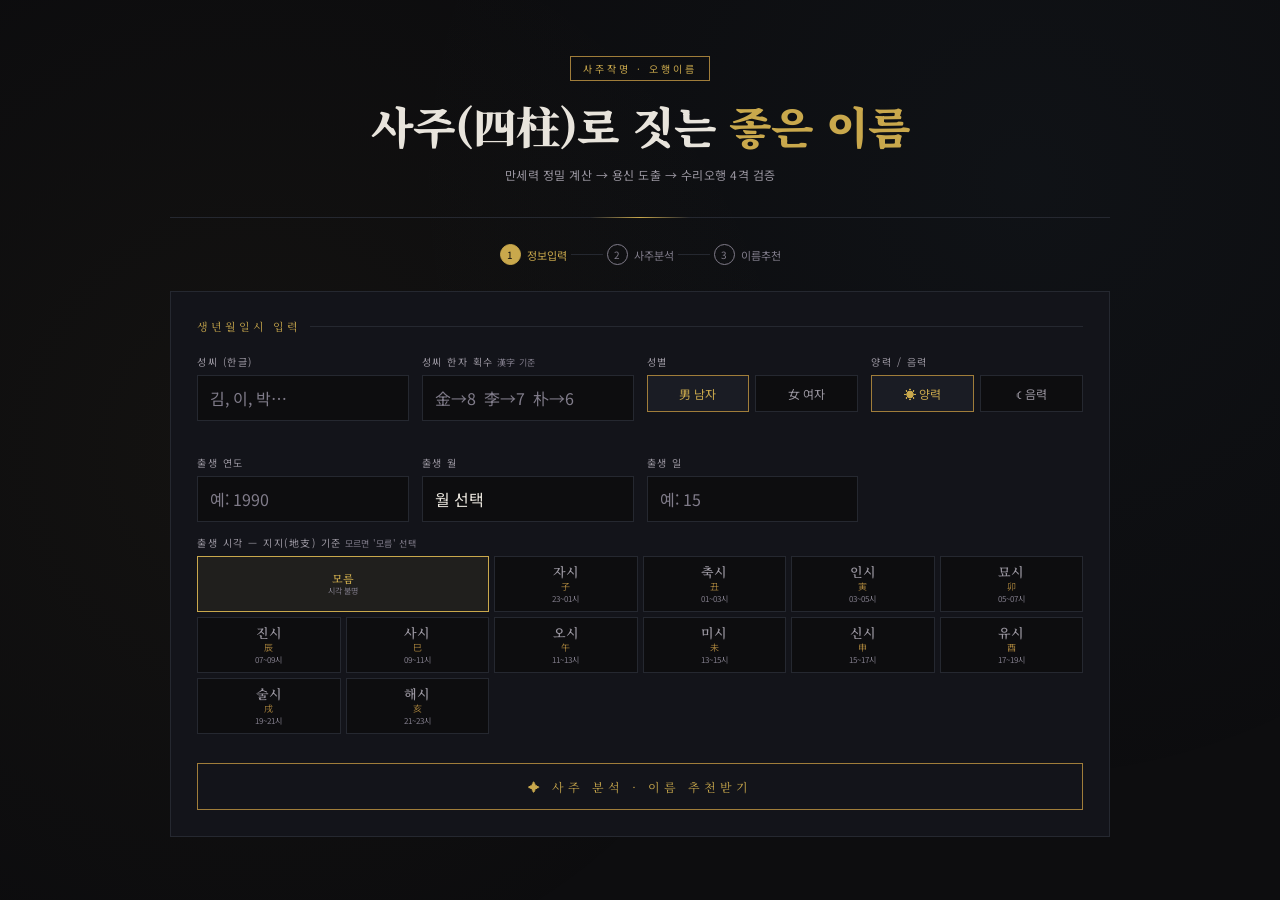
<file: index.html>
<!DOCTYPE html>
<html lang="ko">
<head>
<meta charset="UTF-8">
<meta name="viewport" content="width=device-width, initial-scale=1.0">
<title>사주 작명</title>
<link href="https://fonts.googleapis.com/css2?family=Noto+Serif+KR:wght@300;400;600;900&family=Noto+Sans+KR:wght@300;400;500&display=swap" rel="stylesheet">

<!-- 로드 순서 중요: manseryok → saju-engine → db_saju → db_hanja → jawon_ohaeng_db -->
<script src="manseryok.js"></script>
<script src="saju-engine.js"></script>
<script src="db_saju.js"></script>
<script src="db_hanja.js"></script>
<script src="jawon_ohaeng_db.js"></script>

<style>
:root{
  --bg:#0d0d0f;--sur:#13141a;--sur2:#1a1c24;--bdr:#252830;
  --txt:#e8e4dc;--mut:#9a96a0;--dim:#807c8a;
  --gold:#c9a84c;--goldl:#e2c47a;--goldd:#a07d3a;
  --木:#4aab6d;--火:#e05a3a;--土:#c8893c;--金:#9aafcc;--水:#5b9fd4;
  --great:#c9a84c;--good:#4aab6d;--neu:#9aafcc;--bad:#e05a3a;--terrible:#e53535;
}
*{margin:0;padding:0;box-sizing:border-box}
body{background:var(--bg);color:var(--txt);font-family:'Noto Sans KR',sans-serif;font-weight:400;min-height:100vh;overflow-x:hidden}
body::before{content:'';position:fixed;inset:0;background:radial-gradient(circle at 20% 50%,rgba(201,168,76,.04),transparent 50%),radial-gradient(circle at 80% 20%,rgba(91,159,212,.04),transparent 50%);pointer-events:none;z-index:0}
.w{position:relative;z-index:1;max-width:980px;margin:0 auto;padding:0 20px}

/* 헤더 */
header{padding:54px 0 34px;text-align:center;border-bottom:1px solid var(--bdr);position:relative}
header::after{content:'';position:absolute;bottom:-1px;left:50%;transform:translateX(-50%);width:100px;height:1px;background:linear-gradient(90deg,transparent,var(--gold),transparent)}
.badge{font-size:10px;letter-spacing:3px;color:var(--gold);border:1px solid var(--goldd);padding:4px 12px;display:inline-block;margin-bottom:12px}
h1{font-family:'Noto Serif KR',serif;font-weight:900;font-size:clamp(24px,5vw,44px);letter-spacing:-1px}
h1 em{color:var(--gold);font-style:normal}
.sub{margin-top:9px;color:var(--mut);font-size:12px;letter-spacing:.5px}

/* 단계 */
.steps{display:flex;align-items:center;justify-content:center;padding:26px 0}
.st{display:flex;align-items:center;gap:6px;font-size:11px;color:var(--dim);transition:color .3s}
.st.active{color:var(--gold)}.st.done{color:var(--mut)}
.sn{width:21px;height:21px;border:1px solid currentColor;border-radius:50%;display:flex;align-items:center;justify-content:center;font-size:10px;flex-shrink:0}
.st.active .sn{background:var(--gold);border-color:var(--gold);color:var(--bg)}
.st.done .sn{background:var(--mut);border-color:var(--mut);color:var(--bg)}
.sl{width:32px;height:1px;background:var(--bdr);margin:0 4px}
@media(max-width:460px){.st span:not(.sn){display:none}.sl{width:18px}}

/* 카드 */
.card{background:var(--sur);border:1px solid var(--bdr);padding:26px;margin-bottom:16px;animation:fu .35s ease both}
@keyframes fu{from{opacity:0;transform:translateY(12px)}to{opacity:1;transform:translateY(0)}}
.ct{font-family:'Noto Serif KR',serif;font-size:11px;letter-spacing:3px;color:var(--gold);margin-bottom:20px;display:flex;align-items:center;gap:9px}
.ct::after{content:'';flex:1;height:1px;background:var(--bdr)}

/* 폼 */
.fg{display:grid;grid-template-columns:repeat(auto-fill,minmax(190px,1fr));gap:13px}
.fi{display:flex;flex-direction:column;gap:6px}
.fi.full{grid-column:1/-1}
label{font-size:10px;letter-spacing:1.5px;color:var(--mut);text-transform:uppercase}
.ln{font-size:9px;color:var(--dim);letter-spacing:.3px;text-transform:none;margin-left:3px}
input,select{background:var(--bg);border:1px solid var(--bdr);color:var(--txt);padding:10px 12px;font-size:16px;font-family:'Noto Sans KR',sans-serif;outline:none;transition:border-color .2s;-webkit-appearance:none;width:100%}
input:focus,select:focus{border-color:var(--goldd)}
input::placeholder{color:var(--dim)}
select option{background:var(--sur2)}
.r2{display:flex;gap:6px}
.tb{flex:1;padding:9px 5px;background:var(--bg);border:1px solid var(--bdr);color:var(--mut);cursor:pointer;font-size:12px;font-family:'Noto Sans KR',sans-serif;transition:all .2s;text-align:center}
.tb.on{background:var(--sur2);border-color:var(--goldd);color:var(--gold)}

/* 성씨 AC */
.acw{position:relative}
.acl{position:absolute;top:100%;left:0;right:0;background:var(--sur2);border:1px solid var(--goldd);z-index:50;display:none;max-height:180px;overflow-y:auto}
.aci{padding:8px 12px;cursor:pointer;font-size:12px;display:flex;justify-content:space-between;transition:background .15s}
.aci:hover{background:rgba(201,168,76,.1)}
.acs{font-size:10px;color:var(--gold)}
.sh{font-size:10px;color:var(--gold);min-height:13px;margin-top:2px}

/* 지지 시각 */
.hg{display:grid;grid-template-columns:repeat(6,1fr);gap:5px;margin-bottom:9px}
@media(max-width:500px){.hg{grid-template-columns:repeat(4,1fr)}}@media(max-width:360px){.hg{grid-template-columns:repeat(3,1fr)}}
.hb{background:var(--bg);border:1px solid var(--bdr);color:var(--mut);padding:7px 2px;text-align:center;cursor:pointer;transition:all .2s;font-family:'Noto Sans KR',sans-serif;line-height:1.3}
.hb:hover{border-color:var(--goldd);color:var(--txt)}
.hb.on{background:rgba(201,168,76,.07);border-color:var(--gold);color:var(--gold)}
.hbj{font-family:'Noto Serif KR',serif;font-size:13px;font-weight:600;display:block}
.hbh{font-size:9px;color:var(--goldd);display:block}
.hbt{font-size:8px;color:var(--dim);display:block;margin-top:1px}
.hb.on .hbh{color:var(--gold)}
.hb.none-b{grid-column:span 2;font-size:11px}
.hr{display:flex;align-items:center;gap:7px;flex-wrap:wrap}
.hr input{width:68px}
#hlbl{font-size:11px;color:var(--gold)}

/* 버튼 */
.bmain{display:block;width:100%;padding:14px;background:transparent;border:1px solid var(--goldd);color:var(--gold);font-size:12px;font-family:'Noto Serif KR',serif;letter-spacing:4px;cursor:pointer;transition:all .3s;margin-top:20px;position:relative;overflow:hidden}
.bmain::before{content:'';position:absolute;inset:0;background:var(--gold);transform:scaleX(0);transform-origin:left;transition:transform .3s;z-index:0}
.bmain:hover::before{transform:scaleX(1)}
.bmain:hover{color:var(--bg)}
.bmain span{position:relative;z-index:1}
.breset{background:transparent;border:1px solid var(--bdr);color:var(--mut);padding:8px 16px;font-size:11px;font-family:'Noto Sans KR',sans-serif;letter-spacing:1.5px;cursor:pointer;transition:all .2s}
.breset:hover{border-color:var(--mut);color:var(--txt)}

/* 사주 원국표 */
.pt{width:100%;border-collapse:collapse;text-align:center;font-family:'Noto Serif KR',serif;margin-bottom:18px}
.pt th{padding:8px 5px;font-size:10px;letter-spacing:2px;color:var(--mut);font-weight:400;border-bottom:1px solid var(--bdr)}
.pt td{padding:8px 5px;border-bottom:1px solid var(--bdr)}
.pt .row-lbl{font-size:10px;color:var(--dim);letter-spacing:1px;text-align:left;padding-left:4px;white-space:nowrap}
.pb{font-size:26px;font-weight:600;line-height:1;display:block}
.ps{font-size:10px;color:var(--mut);display:block;margin-top:3px}
.ss-tag{display:inline-block;font-size:10px;padding:2px 7px;border:1px solid currentColor;letter-spacing:.5px;margin-bottom:2px;border-radius:2px}
.ss-sub{font-size:9px;color:var(--dim);display:block}
.pt .col-il{background:rgba(201,168,76,.05)}

/* 오행 분포 */
.od{display:flex;flex-direction:column;gap:8px}
.or{display:flex;align-items:center;gap:10px}
.ol{font-size:11px;width:44px;flex-shrink:0;font-family:'Noto Serif KR',serif}
.obg{flex:1;height:5px;background:var(--bdr);overflow:hidden}
.obf{height:100%;transition:width .6s ease}
.oc{font-size:11px;color:var(--mut);width:16px;text-align:right;flex-shrink:0}

/* 용신 */
.ysbox{display:flex;align-items:center;gap:13px;padding:16px;background:var(--bg);border:1px solid var(--bdr);margin-top:16px}
.ysc{font-family:'Noto Serif KR',serif;font-size:36px;font-weight:900;line-height:1;flex-shrink:0}
.yst{font-size:9px;letter-spacing:3px;color:var(--mut);margin-bottom:3px}
.ysn{font-size:15px;font-family:'Noto Serif KR',serif;margin-bottom:4px}
.ysd{font-size:11px;color:var(--mut);line-height:1.6}
.ys-reason{margin-top:6px;padding:5px 8px;background:rgba(255,180,0,.10);border-left:3px solid #f0a500;border-radius:3px;color:#b07800;font-size:10.5px;line-height:1.5}
.ys-johu{font-size:10px;color:var(--goldl);margin-top:5px;padding:3px 6px;background:rgba(226,196,122,.07);border-left:2px solid var(--goldd)}
.ys-jeonwang{font-size:10px;color:#e07b39;margin-top:5px;padding:3px 6px;background:rgba(224,123,57,.07);border-left:2px solid #e07b39}
.ys-logic{font-size:9px;color:var(--dim);margin-top:6px;padding:4px 6px;background:var(--sur2);line-height:1.7;border:1px solid var(--bdr)}
.lunar-w{margin-top:9px;padding:8px 12px;background:rgba(201,168,76,.06);border:1px solid var(--goldd);font-size:10px;color:var(--goldd);line-height:1.6}

/* 용신 풀이 */
.ys-explain{margin-top:12px;padding:16px;background:var(--sur2);border:1px solid var(--bdr);border-top:2px solid var(--goldd)}
.ys-explain-title{font-size:9px;letter-spacing:3px;color:var(--gold);margin-bottom:12px;display:flex;align-items:center;gap:8px}
.ys-explain-title::after{content:'';flex:1;height:1px;background:var(--bdr)}
.ys-explain-grid{display:grid;grid-template-columns:repeat(auto-fill,minmax(200px,1fr));gap:10px}
.ys-explain-item{background:var(--bg);border:1px solid var(--bdr);padding:12px}
.ys-explain-item-label{font-size:9px;letter-spacing:1.5px;color:var(--dim);margin-bottom:5px}
.ys-explain-item-val{font-size:13px;font-family:'Noto Serif KR',serif;font-weight:600;margin-bottom:6px}
.ys-explain-item-desc{font-size:10.5px;color:var(--mut);line-height:1.65}
.ys-explain-summary{margin-top:10px;padding:10px 13px;background:rgba(201,168,76,.06);border-left:3px solid var(--goldd);font-size:11px;color:var(--txt);line-height:1.8}

/* 이름 목록 */
.rh{display:flex;align-items:center;justify-content:space-between;flex-wrap:wrap;gap:9px;margin-bottom:18px}
.fr{display:flex;gap:6px;flex-wrap:wrap;margin-bottom:14px}
.fb{padding:5px 12px;background:var(--bg);border:1px solid var(--bdr);color:var(--mut);font-size:10px;font-family:'Noto Sans KR',sans-serif;cursor:pointer;transition:all .2s;letter-spacing:1px}
.fb.on{border-color:var(--goldd);color:var(--gold);background:rgba(201,168,76,.05)}
.si{font-size:10px;color:var(--dim);letter-spacing:.5px;margin-bottom:12px}
.ng{display:grid;grid-template-columns:repeat(auto-fill,minmax(260px,1fr));gap:12px}
.nc{background:var(--bg);border:1px solid var(--bdr);padding:16px;cursor:pointer;transition:all .2s;position:relative;overflow:hidden}
.nc:hover{border-color:var(--goldd);transform:translateY(-2px)}
.nc::before{content:'';position:absolute;top:0;left:0;width:3px;height:100%;background:var(--gold);transform:scaleY(0);transform-origin:bottom;transition:transform .2s}
.nc:hover::before{transform:scaleY(1)}
.nk{font-family:'Noto Serif KR',serif;font-size:22px;font-weight:600;letter-spacing:2px;margin-bottom:2px;display:flex;align-items:baseline;gap:6px}
.nh{font-size:12px;color:var(--mut);font-weight:300}
.nfull{font-size:10px;color:var(--dim);margin-bottom:7px}
.nbs{display:flex;gap:4px;flex-wrap:wrap;margin:6px 0}
.ob{display:inline-flex;padding:2px 6px;font-size:9px;font-weight:500;border:1px solid currentColor;letter-spacing:.5px}
.ob-木{color:var(--木);border-color:rgba(74,171,109,.4);background:rgba(74,171,109,.07)}
.ob-火{color:var(--火);border-color:rgba(224,90,58,.4);background:rgba(224,90,58,.07)}
.ob-土{color:var(--土);border-color:rgba(200,137,60,.4);background:rgba(200,137,60,.07)}
.ob-金{color:var(--金);border-color:rgba(154,175,204,.4);background:rgba(154,175,204,.07)}
.ob-水{color:var(--水);border-color:rgba(91,159,212,.4);background:rgba(91,159,212,.07)}
.sr{display:grid;grid-template-columns:repeat(4,1fr);gap:3px;margin-top:9px}
.sc{background:var(--sur2);padding:5px 2px;text-align:center}
.scl{font-size:8px;color:var(--dim);display:block}
.scn{font-size:14px;font-family:'Noto Serif KR',serif;display:block}
.sck{font-size:8px;display:block}
.lg-great{color:var(--great)}.lg-good{color:var(--good)}.lg-neutral{color:var(--neu)}.lg-bad{color:var(--bad)}.lg-terrible{color:var(--terrible)}

/* 로딩/빈상태 */
.ld{text-align:center;padding:55px 20px;color:var(--mut)}
.sp{width:36px;height:36px;border:2px solid var(--bdr);border-top-color:var(--gold);border-radius:50%;animation:sp .8s linear infinite;margin:0 auto 13px}
@keyframes sp{to{transform:rotate(360deg)}}
.emp{text-align:center;padding:55px 20px;color:var(--mut)}
.emc{font-family:'Noto Serif KR',serif;font-size:52px;opacity:.1;display:block;margin-bottom:12px}

/* 모달 */
.mbg{position:fixed;inset:0;background:rgba(0,0,0,.85);z-index:100;display:flex;align-items:flex-start;justify-content:center;padding:20px 14px 40px;overflow-y:auto;animation:fi .2s ease}
@keyframes fi{from{opacity:0}to{opacity:1}}
.modal{background:var(--sur);border:1px solid var(--bdr);max-width:480px;width:100%;animation:su .25s ease;}
@keyframes su{from{transform:translateY(-12px);opacity:0}to{transform:translateY(0);opacity:1}}
.mhd{padding:20px 24px 16px;border-bottom:1px solid var(--bdr);display:flex;align-items:flex-start;justify-content:space-between}
.mnb{font-family:'Noto Serif KR',serif;font-size:36px;font-weight:900;letter-spacing:4px}
.mhb{font-size:16px;color:var(--mut);letter-spacing:3px;margin-top:2px;font-family:'Noto Serif KR',serif}
.mcl{background:none;border:1px solid var(--bdr);color:var(--mut);width:28px;height:28px;cursor:pointer;font-size:13px;display:flex;align-items:center;justify-content:center;transition:all .2s;flex-shrink:0}
.mcl:hover{border-color:var(--mut);color:var(--txt)}
.mb{padding:20px 24px}@media(max-width:400px){.mb{padding:14px 14px}}
.ms{margin-bottom:20px}
.mst{font-size:9px;letter-spacing:3px;color:var(--gold);margin-bottom:9px;text-transform:uppercase}
.hjg{display:grid;grid-template-columns:1fr 1fr;gap:8px}@media(max-width:400px){.hjg{grid-template-columns:1fr}}
.hji{background:var(--bg);border:1px solid var(--bdr);padding:12px;display:flex;gap:10px;align-items:flex-start}
.hjb{font-size:28px;font-family:'Noto Serif KR',serif;flex-shrink:0}
.hji-t{font-size:11px;color:var(--mut);line-height:1.65}
.hji-t strong{color:var(--txt);font-weight:500}
.sgg{display:grid;grid-template-columns:1fr 1fr;gap:6px}
.sgi{background:var(--bg);border:1px solid var(--bdr);padding:12px}
.sgl{font-size:9px;letter-spacing:1.5px;color:var(--dim);margin-bottom:4px}
.sgn{font-family:'Noto Serif KR',serif;font-size:24px;font-weight:600}
.sgm{font-size:10px;color:var(--mut);margin-top:4px;line-height:1.5}
.ef{display:flex;align-items:center;gap:4px;flex-wrap:wrap;margin-bottom:6px}
.efe{font-size:10px;padding:2px 6px;border:1px solid currentColor;display:inline-block}
.efa{color:var(--dim);font-size:10px}
.efd{font-size:10px;color:var(--mut);margin:2px 0;line-height:1.5}

/* 토글 */
.hide{display:none}.show{display:block;animation:fu .3s ease}.mbg.show{display:flex}

/* 음령오행 배지 */
.eum-badge{display:inline-flex;padding:1px 5px;font-size:8px;border:1px solid currentColor;letter-spacing:.3px;margin-left:2px}
.eum-great{color:var(--good);border-color:rgba(74,171,109,.4);background:rgba(74,171,109,.08)}
.eum-good{color:var(--goldl);border-color:rgba(226,196,122,.4);background:rgba(226,196,122,.06)}
.eum-neu{color:var(--mut);border-color:var(--bdr);background:transparent}
.eum-fb{color:var(--dim);border-color:var(--dim);background:transparent}

/* 이름 판단기준 범례 */
.name-legend{display:flex;flex-wrap:wrap;gap:6px 14px;margin:8px 0 14px;padding:8px 12px;background:rgba(201,168,76,.04);border:1px solid var(--bdr)}
.lg-item{font-size:9px;color:var(--dim);display:flex;align-items:center;gap:4px;letter-spacing:.3px}

/* 정격 강조 */
.sc-jeong{background:rgba(201,168,76,.08);border:1px solid var(--goldd)}
.sc-jeong .scl{color:var(--goldd)}

/* 페이지네이션 */
.pag{display:flex;align-items:center;justify-content:center;gap:4px;margin-top:20px;flex-wrap:wrap}
.pab{background:var(--bg);border:1px solid var(--bdr);color:var(--mut);padding:6px 11px;font-size:11px;font-family:'Noto Sans KR',sans-serif;cursor:pointer;transition:all .2s}
.pab:hover{border-color:var(--goldd);color:var(--gold)}
.pab-on{border-color:var(--gold);color:var(--gold);background:rgba(201,168,76,.07)}

/* 종합점수 박스 */
.score-summary{background:var(--bg);border:1px solid var(--bdr);padding:14px}
.scr-row{display:flex;align-items:center;gap:8px;padding:5px 0;border-bottom:1px solid var(--bdr);font-size:11px}
.scr-row:last-child{border-bottom:none}
.scr-lbl{width:110px;flex-shrink:0;color:var(--mut)}@media(max-width:380px){.scr-lbl{width:90px;font-size:10px}}
.scr-val{font-family:'Noto Serif KR',serif;font-size:15px;font-weight:600;width:38px;text-align:right;flex-shrink:0}
.scr-note{font-size:9px;color:var(--dim);flex:1}
.scr-total{display:flex;justify-content:space-between;align-items:center;margin-top:10px;padding-top:10px;border-top:1px solid var(--goldd);font-size:11px;color:var(--mut)}

/* 오행보완 현황 */
.oh-summary{background:var(--bg);border:1px solid var(--bdr);padding:12px;display:flex;flex-direction:column;gap:8px}
.oh-row{display:flex;align-items:center;gap:10px;font-size:11px}
.oh-lbl{width:120px;flex-shrink:0;color:var(--mut)}
.oh-val{display:flex;gap:4px;align-items:center;flex-wrap:wrap}

/* 정격 모달 강조 */
.sgi-jeong{border:1px solid var(--goldd);background:rgba(201,168,76,.04)}

/* 이름 카드 상단 레이아웃 */
.nc-top{display:flex;align-items:flex-start;justify-content:space-between;margin-bottom:2px}
.nc-stars{font-size:11px;letter-spacing:1px;flex-shrink:0;margin-top:4px}

/* 이름 한 줄 풀이 */
.name-summary{font-size:9px;color:var(--mut);margin:5px 0 7px;line-height:1.5;letter-spacing:.2px;padding:4px 6px;background:var(--sur2);border-left:2px solid var(--goldd)}

/* 필터 안내 */
.filter-guide{font-size:10px;color:var(--dim);line-height:1.6;padding:7px 10px;background:rgba(201,168,76,.04);border:1px solid var(--bdr);margin-bottom:12px}
.filter-guide strong{color:var(--mut)}
</style>
</head>
<body>
<div class="w">

<header>
  <div class="badge">사주작명 · 오행이름</div>
  <h1>사주(四柱)로 짓는 <em>좋은 이름</em></h1>
  <p class="sub">만세력 정밀 계산 → 용신 도출 → 수리오행 4격 검증</p>
</header>

<div class="steps">
  <div class="st active" id="s1"><span class="sn">1</span><span>정보입력</span></div>
  <div class="sl"></div>
  <div class="st" id="s2"><span class="sn">2</span><span>사주분석</span></div>
  <div class="sl"></div>
  <div class="st" id="s3"><span class="sn">3</span><span>이름추천</span></div>
</div>

<!-- 입력 -->
<div id="sInput" class="show">
<div class="card">
<div class="ct">생년월일시 입력</div>
<div class="fg">

  <div class="fi acw">
    <label>성씨 (한글)</label>
    <input type="text" id="iS" placeholder="김, 이, 박…" maxlength="2" autocomplete="off"
           oninput="onSI()" onblur="hideAC()">
    <div class="acl" id="acl"></div>
  </div>

  <div class="fi">
    <label>성씨 한자 획수<span class="ln">漢字 기준</span></label>
    <input type="number" id="iStr" min="1" max="40" placeholder="金→8  李→7  朴→6" oninput="validateStroke()">
    <div class="sh" id="shint"></div>
  </div>

  <div class="fi">
    <label>성별</label>
    <div class="r2">
      <button class="tb on" id="gM" onclick="setG('M')">男 남자</button>
      <button class="tb"    id="gF" onclick="setG('F')">女 여자</button>
    </div>
  </div>

  <div class="fi">
    <label>양력 / 음력</label>
    <div class="r2">
      <button class="tb on" id="cS" onclick="setC('solar')">☀ 양력</button>
      <button class="tb"    id="cL" onclick="setC('lunar')">☾ 음력</button>
    </div>
  </div>

  <div class="fi" id="lpG" style="display:none">
    <label>윤달</label>
    <div class="r2">
      <button class="tb on" id="lpN" onclick="setL(false)">일반달</button>
      <button class="tb"    id="lpY" onclick="setL(true)">윤달</button>
    </div>
  </div>

  <div class="fi">
    <label>출생 연도</label>
    <input type="number" id="iY" placeholder="예: 1990" min="1930" max="2040">
  </div>

  <div class="fi">
    <label>출생 월</label>
    <select id="iM">
      <option value="">월 선택</option>
      <option value="1">1월</option><option value="2">2월</option><option value="3">3월</option>
      <option value="4">4월</option><option value="5">5월</option><option value="6">6월</option>
      <option value="7">7월</option><option value="8">8월</option><option value="9">9월</option>
      <option value="10">10월</option><option value="11">11월</option><option value="12">12월</option>
    </select>
  </div>

  <div class="fi">
    <label>출생 일</label>
    <input type="number" id="iD" placeholder="예: 15" min="1" max="31">
  </div>

  <div class="fi full">
    <label>출생 시각 — 지지(地支) 기준<span class="ln">모르면 '모름' 선택</span></label>
    <div class="hg" id="hg"></div>
    <input type="hidden" id="iHR"><span id="hlbl" style="display:none"></span>
  </div>

</div>
<button class="bmain" onclick="run()"><span>✦ 사주 분석 · 이름 추천받기</span></button>
</div>
</div>

<!-- 사주 분석 -->
<div id="sSaju" class="hide">
  <div class="card"><div class="ct">사주원국 (四柱原局)</div><div id="oSaju"></div></div>
  <div class="card"><div class="ct">오행 분포 · 용신 (用神)</div><div id="oOheng"></div></div>
</div>

<!-- 이름 추천 -->
<div id="sName" class="hide">
  <div class="card">
    <div class="rh">
      <div class="ct" style="margin-bottom:0">추천 이름</div>
      <button class="breset" onclick="resetAll()">← 다시 입력</button>
    </div>
    <div class="filter-guide">
      이름에 포함된 <strong>자원오행(한자 오행)</strong> 기준으로 필터합니다.
      예: 木기운을 누르면 이름 두 글자 중 하나 이상이 木 오행인 이름만 표시됩니다.
      한 이름이 여러 오행에 중복 집계될 수 있습니다.
    </div>
    <div class="fr" id="fr"></div>
    <div class="si" id="si"></div>
    <div id="oName"></div>
  </div>
</div>

</div><!-- /w -->

<!-- 모달 -->
<div class="mbg hide" id="mbg" onclick="closeMbg(event)">
  <div class="modal">
    <div class="mhd">
      <div>
        <div class="mnb" id="mdN"></div>
        <div class="mhb" id="mdH"></div>
      </div>
      <button class="mcl" onclick="closeMd()">✕</button>
    </div>
    <div class="mb" id="mdB"></div>
  </div>
</div>

<script>
// ════════════════════════════════════════════════
// 전역 상태
// ════════════════════════════════════════════════
const G = { gender:'M', cal:'solar', leap:false, hour:null, results:[], filterEl:null, currentPage:1 };

// ── 오행 색상/한자 매핑 ──
const OHC = {목:'var(--木)',화:'var(--火)',토:'var(--土)',금:'var(--金)',수:'var(--水)'};
const OHJ = {목:'木',화:'火',토:'土',금:'金',수:'水'};
const JWO = {'木':'목','火':'화','土':'토','金':'금','水':'수'};
const LKL = {great:'대길 ✦',good:'길 ◎',neutral:'평 ○',bad:'흉 ✕',terrible:'대흉 ✗'};

// ── 성씨 DB (한자획수) ──
const SDB = [
  {k:'김',h:'金',s:8},{k:'이',h:'李',s:7},{k:'박',h:'朴',s:6},{k:'최',h:'崔',s:11},
  {k:'정',h:'鄭',s:15},{k:'강',h:'姜',s:9},{k:'조',h:'趙',s:14},{k:'윤',h:'尹',s:4},
  {k:'장',h:'張',s:11},{k:'임',h:'林',s:8},{k:'한',h:'韓',s:17},{k:'오',h:'吳',s:7},
  {k:'서',h:'徐',s:10},{k:'신',h:'申',s:5},{k:'권',h:'權',s:22},{k:'황',h:'黃',s:12},
  {k:'안',h:'安',s:6},{k:'송',h:'宋',s:7},{k:'류',h:'柳',s:9},{k:'유',h:'柳',s:9},
  {k:'홍',h:'洪',s:9},{k:'전',h:'全',s:6},{k:'고',h:'高',s:10},{k:'문',h:'文',s:4},
  {k:'양',h:'梁',s:11},{k:'손',h:'孫',s:10},{k:'배',h:'裵',s:14},{k:'백',h:'白',s:5},
  {k:'허',h:'許',s:11},{k:'남',h:'南',s:9},{k:'심',h:'沈',s:7},{k:'노',h:'盧',s:16},
  {k:'하',h:'河',s:8},{k:'곽',h:'郭',s:15},{k:'성',h:'成',s:6},{k:'차',h:'車',s:7},
  {k:'주',h:'朱',s:6},{k:'우',h:'禹',s:9},{k:'구',h:'具',s:8},{k:'민',h:'閔',s:12},
  {k:'나',h:'羅',s:19},{k:'라',h:'羅',s:19},{k:'진',h:'陳',s:11},{k:'엄',h:'嚴',s:20},
  {k:'채',h:'蔡',s:14},{k:'원',h:'元',s:4},{k:'천',h:'千',s:3},{k:'방',h:'方',s:4},
  {k:'공',h:'孔',s:4},{k:'탁',h:'卓',s:8},{k:'도',h:'都',s:12},{k:'연',h:'延',s:6},
  {k:'석',h:'石',s:5},{k:'선',h:'宣',s:9},{k:'설',h:'薛',s:16},{k:'소',h:'蘇',s:19},
  {k:'마',h:'馬',s:10},{k:'길',h:'吉',s:6},{k:'표',h:'表',s:8},{k:'기',h:'奇',s:8},
];

// ── 지지 시각 ──
const JH = [
  {j:'자',hj:'子',r:'23~01시',v:[23,0]},  {j:'축',hj:'丑',r:'01~03시',v:[1,2]},
  {j:'인',hj:'寅',r:'03~05시',v:[3,4]},   {j:'묘',hj:'卯',r:'05~07시',v:[5,6]},
  {j:'진',hj:'辰',r:'07~09시',v:[7,8]},   {j:'사',hj:'巳',r:'09~11시',v:[9,10]},
  {j:'오',hj:'午',r:'11~13시',v:[11,12]}, {j:'미',hj:'未',r:'13~15시',v:[13,14]},
  {j:'신',hj:'申',r:'15~17시',v:[15,16]}, {j:'유',hj:'酉',r:'17~19시',v:[17,18]},
  {j:'술',hj:'戌',r:'19~21시',v:[19,20]}, {j:'해',hj:'亥',r:'21~23시',v:[21,22]},
];

// ════════════════════════════════════════════════
// 초기화
// ════════════════════════════════════════════════
document.addEventListener('DOMContentLoaded', () => {
  buildHG();
  // 모듈 로드 검증
  const missing = [];
  try { if (typeof Manseryok === 'undefined') missing.push('manseryok.js'); } catch(e) { missing.push('manseryok.js'); }
  try { if (typeof SajuEngine === 'undefined') missing.push('saju-engine.js'); } catch(e) { missing.push('saju-engine.js'); }
  try { if (typeof HANJA_DB === 'undefined') missing.push('db_hanja.js'); } catch(e) { missing.push('db_hanja.js'); }
  try { if (typeof recommendNames === 'undefined') missing.push('db_saju.js'); } catch(e) { missing.push('db_saju.js'); }
  try { if (typeof JAWO_OHAENG_DB === 'undefined') missing.push('jawon_ohaeng_db.js'); } catch(e) { missing.push('jawon_ohaeng_db.js'); }
  if (missing.length) {
    alert('JS 파일 로드 실패: ' + missing.join(', ') + '\nHTML과 같은 폴더에 JS 파일이 있는지 확인하세요.');
  }
});

// ════════════════════════════════════════════════
// UI 토글
// ════════════════════════════════════════════════
function setStep(n) {
  [1,2,3].forEach(i => {
    const e = document.getElementById('s'+i);
    e.className = 'st' + (i<n?' done':i===n?' active':'');
  });
}
function setG(g) {
  G.gender = g;
  document.getElementById('gM').classList.toggle('on', g==='M');
  document.getElementById('gF').classList.toggle('on', g==='F');
}
function setC(c) {
  G.cal = c;
  document.getElementById('cS').classList.toggle('on', c==='solar');
  document.getElementById('cL').classList.toggle('on', c==='lunar');
  document.getElementById('lpG').style.display = c==='lunar' ? '' : 'none';
}
function setL(v) {
  G.leap = v;
  document.getElementById('lpN').classList.toggle('on', !v);
  document.getElementById('lpY').classList.toggle('on', v);
}

// ── 성씨 자동완성 ──
function onSI() {
  const v = document.getElementById('iS').value.trim();
  const ac = document.getElementById('acl');
  if (!v) { ac.style.display='none'; return; }
  const ms = SDB.filter(s => s.k.startsWith(v));
  if (!ms.length) { ac.style.display='none'; return; }
  ac.innerHTML = ms.slice(0,8).map(s =>
    `<div class="aci" onmousedown="pickS('${s.k}','${s.h}',${s.s})">
      <span>${s.k}(${s.h})</span><span class="acs">${s.s}획</span>
    </div>`).join('');
  ac.style.display = 'block';
  if (ms.length === 1) { document.getElementById('iStr').value=ms[0].s; document.getElementById('shint').textContent=`${ms[0].k}(${ms[0].h}) ${ms[0].s}획 자동입력`; }
}
function hideAC() { setTimeout(() => document.getElementById('acl').style.display='none', 170); }
function pickS(k,h,s) {
  document.getElementById('iS').value=k;
  document.getElementById('iStr').value=s;
  document.getElementById('acl').style.display='none';
  document.getElementById('shint').textContent=`${k}(${h}) — 한자 ${s}획 ✓ 자동검증완료`;
  document.getElementById('shint').style.color='var(--good)';
  document.getElementById('iStr').dataset.verified = '1';
  document.getElementById('iStr').dataset.verifiedVal = s;
}

// 획수 입력 시 SDB 대조 검증
function validateStroke() {
  const sung = document.getElementById('iS').value.trim();
  const strEl = document.getElementById('iStr');
  const hint  = document.getElementById('shint');
  const entered = parseInt(strEl.value);
  if (!sung || isNaN(entered)) { hint.textContent=''; hint.style.color=''; return; }
  const match = SDB.find(s => s.k === sung || s.k === sung[0]);
  if (!match) {
    hint.textContent = `'${sung}' 성씨 DB에 없음 — 획수를 직접 확인 후 입력하세요`;
    hint.style.color = 'var(--mut)';
    strEl.dataset.verified = '0';
    return;
  }
  if (match.s === entered) {
    hint.textContent = `${match.k}(${match.h}) ${match.s}획 ✓ 일치`;
    hint.style.color = 'var(--good)';
    strEl.dataset.verified = '1';
  } else {
    hint.textContent = `⚠ ${match.k}(${match.h}) 표준획수는 ${match.s}획 — 지금 입력: ${entered}획. 다른 한자를 쓰는 경우 그대로 진행하세요.`;
    hint.style.color = 'var(--gold)';
    strEl.dataset.verified = '2'; // 경고이지만 통과
  }
}

// ── 지지 시각 그리드 ──
function buildHG() {
  const g = document.getElementById('hg');
  let h = `<button class="hb none-b on" id="hbN" onclick="pickH(null)">
    <span class="hbj" style="font-size:11px">모름</span><span class="hbt">시각 불명</span>
  </button>`;
  JH.forEach((jh,i) => h += `<button class="hb" id="hb${i}" onclick="pickH(${jh.v[0]})">
    <span class="hbj">${jh.j}시</span><span class="hbh">${jh.hj}</span><span class="hbt">${jh.r}</span>
  </button>`);
  g.innerHTML = h;
}
function pickH(v) {
  G.hour = v;
  document.getElementById('hbN').classList.toggle('on', v===null);
  JH.forEach((jh,i) => document.getElementById('hb'+i).classList.toggle('on', v!==null && jh.v.includes(v)));
  document.getElementById('iHR').value = v===null ? '' : v;
  updHL(v);
}
function syncHR(v) {
  const n = parseInt(v);
  if (isNaN(n)||n<0||n>23) { G.hour=null; updHL(null); return; }
  G.hour = n;
  document.getElementById('hbN').classList.remove('on');
  JH.forEach((jh,i) => document.getElementById('hb'+i).classList.toggle('on', jh.v.includes(n)));
  updHL(n);
}
function updHL(h) {
  const el = document.getElementById('hlbl');
  if (h===null||h===undefined) { el.textContent='—'; return; }
  const info = JH.find(jh => jh.v.includes(h) || (h===23 && jh.j==='자'));
  el.textContent = info ? `${info.j}시(${info.hj}) · ${info.r}` : '—';
}

// ── 음력→양력 정밀 변환 (한국천문연구원 기준, korean-lunar-calendar 라이브러리 검증 완료) ──
// 포맷: [sol_y, sol_m, sol_d, 월별대소배열(1=대30일/0=소29일), leapMonth(0=없음)]
// leapMonth 달 이후에 윤달이 삽입됨. 윤달 날수는 lunarApprox 함수에서 자동 계산.
const LUNAR_DATA = {
  // 범위: 1930~2040 (한국천문연구원 기준)
  1930:[1930,1,30,[0,1,1,0,0,1,0,1,0,1,1,0],6],
  1931:[1931,2,17,[1,1,1,0,0,1,0,0,1,0,1,0],0],
  1932:[1932,2,6,[1,1,1,0,1,0,1,0,0,1,0,1],0],
  1933:[1933,1,26,[0,1,1,0,1,0,1,0,1,0,0,1],5],
  1934:[1934,2,14,[0,1,0,1,1,0,1,1,0,1,0,1],0],
  1935:[1935,2,4,[0,0,1,0,1,0,1,1,0,1,1,0],0],
  1936:[1936,1,24,[1,0,0,0,1,0,1,0,1,1,1,0],3],
  1937:[1937,2,11,[1,0,0,1,0,0,1,0,1,1,1,0],0],
  1938:[1938,1,31,[1,1,0,0,1,0,0,0,1,1,0,1],7],
  1939:[1939,2,19,[1,1,0,0,1,0,0,1,0,1,0,1],0],
  1940:[1940,2,8,[1,1,0,1,0,1,0,0,1,0,1,0],0],
  1941:[1941,1,27,[1,1,0,1,1,0,0,0,1,0,1,0],6],
  1942:[1942,2,15,[1,0,1,1,0,1,1,0,1,0,0,1],0],
  1943:[1943,2,5,[0,1,0,1,0,1,1,0,1,1,0,1],0],
  1944:[1944,1,26,[0,0,1,0,0,1,0,1,1,0,1,1],4],
  1945:[1945,2,13,[0,0,1,0,0,1,0,1,1,1,0,1],0],
  1946:[1946,2,2,[1,0,0,1,0,0,1,0,1,1,0,1],0],
  1947:[1947,1,22,[1,1,0,1,0,0,1,0,1,0,1,1],2],
  1948:[1948,2,10,[1,0,1,0,1,0,0,1,0,1,0,1],0],
  1949:[1949,1,29,[1,1,0,1,0,1,0,1,0,1,0,1],7],
  1950:[1950,2,17,[1,0,1,1,0,1,0,0,1,0,1,0],0],
  1951:[1951,2,6,[1,0,1,1,0,1,0,1,0,1,0,1],0],
  1952:[1952,1,27,[0,1,0,1,0,1,0,1,0,1,0,1],5],
  1953:[1953,2,14,[0,1,0,0,1,1,0,1,1,0,1,1],0],
  1954:[1954,2,4,[0,0,1,0,0,1,0,1,1,0,1,1],0],
  1955:[1955,1,24,[1,0,0,0,0,1,0,1,0,1,1,1],3],
  1956:[1956,2,12,[0,1,0,1,0,0,1,0,1,0,1,1],0],
  1957:[1957,1,31,[1,0,1,0,1,0,0,1,1,0,1,1],8],
  1958:[1958,2,19,[0,1,1,0,1,0,0,1,0,1,0,1],0],
  1959:[1959,2,8,[0,1,1,0,1,0,1,0,1,0,1,0],0],
  1960:[1960,1,28,[1,0,1,0,1,1,1,0,1,0,1,0],6],
  1961:[1961,2,15,[1,0,1,0,1,0,1,1,0,1,0,1],0],
  1962:[1962,2,5,[0,1,0,0,1,0,1,1,0,1,1,0],0],
  1963:[1963,1,25,[1,0,1,0,1,0,1,0,1,1,1,0],4],
  1964:[1964,2,13,[1,0,1,0,0,1,0,1,0,1,1,1],0],
  1965:[1965,2,2,[0,1,0,1,0,0,1,0,0,1,1,1],0],
  1966:[1966,1,22,[0,1,1,1,0,0,1,0,0,1,1,0],3],
  1967:[1967,2,9,[1,1,0,1,1,0,0,1,0,1,0,1],0],
  1968:[1968,1,30,[0,1,1,0,1,0,1,1,0,1,0,1],7],
  1969:[1969,2,17,[0,1,0,1,0,1,1,0,1,0,1,0],0],
  1970:[1970,2,6,[1,0,0,1,1,0,1,0,1,1,0,1],0],
  1971:[1971,1,27,[0,1,0,0,1,1,0,1,1,1,0,1],5],
  1972:[1972,2,15,[0,1,0,0,1,0,1,0,1,1,1,0],0],
  1973:[1973,2,3,[1,0,1,0,0,1,0,0,1,1,1,0],0],
  1974:[1974,1,23,[1,1,0,1,0,1,0,0,1,1,0,1],4],
  1975:[1975,2,11,[1,1,0,1,0,0,1,0,0,1,0,1],0],
  1976:[1976,1,31,[1,1,0,1,0,1,0,1,1,0,0,1],8],
  1977:[1977,2,18,[1,0,1,1,0,1,0,1,0,1,0,0],0],
  1978:[1978,2,7,[1,1,0,1,0,1,1,0,1,0,1,0],0],
  1979:[1979,1,28,[1,0,0,1,0,1,0,1,1,0,1,0],6],
  1980:[1980,2,16,[1,0,0,1,0,1,0,1,1,0,1,1],0],
  1981:[1981,2,5,[0,1,0,0,1,0,0,1,1,0,1,1],0],
  1982:[1982,1,25,[1,0,1,0,1,0,0,1,1,0,1,1],4],
  1983:[1983,2,13,[1,0,1,0,0,1,0,0,1,0,1,1],0],
  1984:[1984,2,2,[1,0,1,1,0,0,1,0,0,1,1,1],10],
  1985:[1985,2,20,[0,1,1,0,1,0,1,0,0,1,0,1],0],
  1986:[1986,2,9,[0,1,1,0,1,1,0,1,0,1,0,0],0],
  1987:[1987,1,29,[1,0,1,1,0,1,1,1,0,1,0,1],6],
  1988:[1988,2,18,[0,0,1,0,1,0,1,1,0,1,1,0],0],
  1989:[1989,2,6,[1,0,0,1,0,1,0,1,1,0,1,1],0],
  1990:[1990,1,27,[0,1,0,0,1,0,1,1,0,1,1,1],5],
  1991:[1991,2,15,[0,1,0,0,1,0,0,1,0,1,1,1],0],
  1992:[1992,2,4,[0,1,1,0,0,1,0,0,1,0,1,1],0],
  1993:[1993,1,23,[0,1,1,1,0,1,0,0,1,0,1,0],3],
  1994:[1994,2,10,[1,1,1,0,1,0,1,0,0,1,0,1],0],
  1995:[1995,1,31,[0,1,1,0,1,1,0,1,1,0,0,1],8],
  1996:[1996,2,19,[0,1,0,1,1,0,1,0,1,1,0,1],0],
  1997:[1997,2,8,[0,0,1,0,1,0,1,1,0,1,1,0],0],
  1998:[1998,1,28,[1,0,0,1,0,1,1,0,1,1,1,0],5],
  1999:[1999,2,16,[1,0,0,1,0,0,1,0,1,1,1,0],0],
  2000:[2000,2,5,[1,1,0,0,1,0,0,1,0,1,1,0],0],
  2001:[2001,1,24,[1,1,1,0,1,0,0,1,0,1,0,1],4],
  2002:[2002,2,12,[1,1,0,1,0,1,0,0,1,0,1,0],0],
  2003:[2003,2,1,[1,1,0,1,1,0,1,0,0,1,0,1],0],
  2004:[2004,1,22,[0,1,1,1,0,1,0,1,0,1,0,1],2],
  2005:[2005,2,9,[0,1,0,1,0,1,1,0,1,1,0,0],0],
  2006:[2006,1,29,[1,0,1,0,1,0,1,1,1,0,1,1],7],
  2007:[2007,2,18,[0,0,1,0,0,1,0,1,1,1,0,1],0],
  2008:[2008,2,7,[1,0,0,1,0,0,1,0,1,1,0,1],0],
  2009:[2009,1,26,[1,1,0,0,1,0,1,0,1,0,1,1],5],
  2010:[2010,2,14,[1,0,1,0,1,0,0,1,0,1,0,1],0],
  2011:[2011,2,3,[1,0,1,1,0,1,0,0,1,0,1,0],0],
  2012:[2012,1,23,[1,0,1,1,0,1,0,0,1,0,1,0],3],
  2013:[2013,2,10,[1,0,1,1,0,1,0,1,0,1,0,1],0],
  2014:[2014,1,31,[0,1,0,1,0,1,0,1,1,1,0,1],9],
  2015:[2015,2,19,[0,1,0,0,1,0,1,1,1,0,1,0],0],
  2016:[2016,2,8,[1,0,1,0,0,1,0,1,1,0,1,1],0],
  2017:[2017,1,28,[0,1,0,1,0,1,0,1,0,1,1,1],5],
  2018:[2018,2,16,[0,1,0,1,0,0,1,0,1,0,1,1],0],
  2019:[2019,2,5,[1,0,1,0,1,0,0,1,0,1,0,1],0],
  2020:[2020,1,25,[1,0,1,1,1,0,0,1,0,1,0,1],4],
  2021:[2021,2,12,[0,1,1,0,1,0,1,0,1,0,1,0],0],
  2022:[2022,2,1,[1,0,1,0,1,1,0,1,0,1,0,1],0],
  2023:[2023,1,22,[0,1,1,0,1,0,1,1,0,1,0,1],2],
  2024:[2024,2,10,[0,1,0,0,1,0,1,1,0,1,1,0],0],
  2025:[2025,1,29,[1,0,1,0,0,1,1,0,1,1,1,0],6],
  2026:[2026,2,17,[1,0,1,0,0,1,0,1,0,1,1,1],0],
  2027:[2027,2,7,[0,1,0,1,0,0,1,0,0,1,1,1],0],
  2028:[2028,1,27,[0,1,1,0,1,0,1,0,0,1,1,0],5],
  2029:[2029,2,13,[1,1,0,1,1,0,0,1,0,0,1,1],0],
  2030:[2030,2,3,[0,1,0,1,1,0,1,0,1,0,1,0],0],
  2031:[2031,1,23,[1,0,1,1,0,1,1,0,1,0,1,0],3],
  2032:[2032,2,11,[1,0,0,1,0,1,1,0,1,1,0,1],0],
  2033:[2033,1,31,[0,1,0,0,1,0,1,0,1,1,1,1],11],
  2034:[2034,2,19,[0,1,0,0,1,0,1,0,1,1,1,0],0],
  2035:[2035,2,8,[1,0,1,0,0,1,0,0,1,1,0,1],0],
  2036:[2036,1,28,[1,1,0,1,0,0,0,0,1,1,0,1],6],
  2037:[2037,2,15,[1,1,0,1,0,0,1,0,0,1,0,1],0],
  2038:[2038,2,4,[1,1,0,1,0,1,0,1,0,0,1,0],0],
  2039:[2039,1,24,[1,1,0,1,1,1,0,1,0,1,0,0],5],
  2040:[2040,2,12,[1,0,1,1,0,1,1,0,1,0,1,0],0],
};

/**
 * 음력 → 양력 정밀 변환 (한국천문연구원 기준 검증 완료)
 * @param {number} ly    음력 연도
 * @param {number} lm    음력 월 (1~12)
 * @param {number} ld    음력 일 (1~30)
 * @param {boolean} leap 윤달 여부
 * @returns {{y,m,d}} 양력 날짜
 */
function lunarApprox(ly, lm, ld, leap) {
  const data = LUNAR_DATA[ly];
  if (!data) {
    const off=[21,20,18,17,17,15,15,14,14,14,14,14];
    const dt = new Date(ly, lm-1, ld+(off[lm-1]||20));
    return {y:dt.getFullYear(), m:dt.getMonth()+1, d:dt.getDate()};
  }

  const [solY, solM, solD, monthBig, leapMonth] = data;

  // 윤달 날수: LEAP_BIG 테이블 사용
  const LEAP_BIG = {1930:0,1931:0,1932:0,1933:1,1934:0,1935:0,1936:1,1937:0,1938:1,1939:0,1940:0,1941:1,1942:0,1943:0,1944:1,1945:0,1946:0,1947:0,1948:0,1949:0,1950:0,1951:0,1952:1,1953:0,1954:0,1955:1,1956:0,1957:0,1958:0,1959:0,1960:0,1961:0,1962:0,1963:0,1964:0,1965:0,1966:0,1967:0,1968:0,1969:0,1970:0,1971:0,1972:0,1973:0,1974:0,1975:0,1976:0,1977:0,1978:0,1979:1,1980:0,1981:0,1982:0,1983:0,1984:0,1985:0,1986:0,1987:0,1988:0,1989:0,1990:0,1991:0,1992:0,1993:0,1994:0,1995:0,1996:0,1997:0,1998:0,1999:0,2000:0,2001:0,2002:0,2003:0,2004:0,2005:0,2006:0,2007:0,2008:0,2009:0,2010:0,2011:0,2012:1,2013:0,2014:0,2015:0,2016:0,2017:0,2018:0,2019:0,2020:0,2021:0,2022:0,2023:0,2024:0,2025:0,2026:0,2027:0,2028:0,2029:0,2030:0,2031:0,2032:0,2033:0,2034:0,2035:0,2036:1,2037:0,2038:0,2039:0,2040:0};
  const leapBig = LEAP_BIG[ly] || 0;

  let base = new Date(solY, solM-1, solD);

  // 1월부터 목표 월 이전까지 날수 누적
  for (let i = 1; i < lm; i++) {
    base = new Date(base.getTime() + (monthBig[i-1] ? 30 : 29) * 86400000);
    // 윤달이 이 달 뒤에 오면 윤달 날수도 누적 (윤달 당사자가 아닐 때)
    if (leapMonth === i && !leap) {
      base = new Date(base.getTime() + (leapBig ? 30 : 29) * 86400000);
    }
  }

  // 윤달 본인인 경우: 본달 통과 후 윤달 시작일로
  if (leap && leapMonth === lm) {
    base = new Date(base.getTime() + (monthBig[lm-1] ? 30 : 29) * 86400000);
  }

  base = new Date(base.getTime() + (ld - 1) * 86400000);
  return { y: base.getFullYear(), m: base.getMonth()+1, d: base.getDate() };
}
// ════════════════════════════════════════════════
// 메인 실행
// ════════════════════════════════════════════════
function run() {
  const sung    = document.getElementById('iS').value.trim();
  const strokes = parseInt(document.getElementById('iStr').value);
  const year    = parseInt(document.getElementById('iY').value);
  const month   = parseInt(document.getElementById('iM').value);
  const day     = parseInt(document.getElementById('iD').value);

  if (!sung)               return alert('성씨를 입력해주세요.');
  if (!strokes||strokes<1) return alert('성씨 한자 획수를 입력해주세요.\n예: 金→8, 李→7, 朴→6');
  if (!year||year<1900)    return alert('출생 연도를 입력해주세요.');
  if (!month)              return alert('출생 월을 선택해주세요.');
  if (!day||day<1||day>31) return alert('출생 일을 입력해주세요.');

  let fy=year, fm=month, fd=day, lunarMsg='';
  if (G.cal==='lunar') {
    const c = lunarApprox(year, month, day, G.leap);
    fy=c.y; fm=c.m; fd=c.d;
    lunarMsg = `※ 음력 ${year}.${month}.${day}${G.leap?'(윤)':''} → 양력 약 ${fy}.${fm}.${fd} 변환 (정밀도는 만세력으로 확인 권장)`;
  }

  const hourArg = (G.hour === null || G.hour === undefined) ? -1 : G.hour;

  // ── SajuEngine.analyze (내부에서 Manseryok 사용) ──
  const ana = SajuEngine.analyze(fy, fm, fd, hourArg);
  // ana = { yeonju, wolju, ilju, siju, pillars, dist, yongsin, shingang, geokguk, ... }
  // ana.yongsin = { yongsin:[{oh:'목',ss:'...'}, ...], heesin:[...], gisin:[...] }
  // ana.dist    = {목:N, 화:N, 토:N, 금:N, 수:N}

  // 용신: 첫 번째 항목 사용 (방어 코드: saju-engine 구조 불일치 대비)
  const yongsinList = ana?.yongsin?.yongsin;
  if (!yongsinList || !yongsinList.length) {
    return alert('사주 분석 오류: 용신 데이터를 가져올 수 없습니다.\nsaju-engine.js 파일을 확인해주세요.');
  }
  const yongsinOh = yongsinList[0].oh;   // '목'|'화'|'토'|'금'|'수'
  const yongsinJW = OHJ[yongsinOh];               // '木'|'火'|'土'|'金'|'水'

  // pillars 구조를 renderSaju가 기대하는 형태로 변환
  const pillars = { yeonju: ana.yeonju, wolju: ana.wolju, ilju: ana.ilju, siju: ana.siju };

  renderSaju(pillars, ana.dist, yongsinOh, yongsinJW, ana, lunarMsg);
  genNames(sung, strokes, yongsinJW, ana);

  // ── 진단 로그 (F12 콘솔에서 확인) ──
  console.log('=== 사주 진단 ===');
  console.log('입력:', fy+'.'+fm+'.'+fd, '시각:'+hourArg);
  console.log('연주:', ana.yeonju.ganHJ+ana.yeonju.jiHJ, '('+ana.yeonju.gan+ana.yeonju.ji+')');
  console.log('월주:', ana.wolju.ganHJ+ana.wolju.jiHJ, '('+ana.wolju.gan+ana.wolju.ji+')');
  console.log('일주:', ana.ilju.ganHJ+ana.ilju.jiHJ, '('+ana.ilju.gan+ana.ilju.ji+')');
  console.log('시주:', ana.siju ? ana.siju.ganHJ+ana.siju.jiHJ+'('+ana.siju.gan+ana.siju.ji+')' : '없음');
  console.log('오행분포:', JSON.stringify(ana.dist));
  console.log('격국:', ana.geokguk, '/ 신강약:', ana.shingang.type);
  console.log('용신:', ana.yongsin.yongsin.map(v=>v.oh).join(', '), '→ 한자:', yongsinJW);

  setStep(2);
  show('sInput','hide'); show('sSaju','show'); show('sName','show');
  setTimeout(()=>document.getElementById('sSaju').scrollIntoView({behavior:'smooth'}), 80);
}

function show(id, cls) { document.getElementById(id).className = cls; }

// ── 사주 원국 렌더 ──
function renderSaju(pillars, dist, yongsinOh, yongsinJW, ana, lunarMsg) {

  // ━━ 열 순서: 시·일·월·연 (한국 전통 만세력 표준, 오른쪽이 연주) ━━
  // 시주가 없으면 3열(일·월·연)로 표시
  const hasSi = !!pillars.siju;
  // [시, 일, 월, 연] 순
  const colDefs = [
    { key:'siju',   lbl:'시주(時柱)', p: pillars.siju   },
    { key:'ilju',   lbl:'일주(日柱)', p: pillars.ilju   },
    { key:'wolju',  lbl:'월주(月柱)', p: pillars.wolju  },
    { key:'yeonju', lbl:'연주(年柱)', p: pillars.yeonju },
  ].filter(c => !!c.p);

  const ilIdx = ana.ilju.stemIdx;  // 일간 인덱스 (십신 기준)

  // 십신 색상 매핑
  const SS_COLOR = {
    비견:'var(--木)', 겁재:'var(--木)',
    식신:'var(--火)', 상관:'var(--火)',
    편재:'var(--土)', 정재:'var(--土)',
    편관:'var(--金)', 정관:'var(--金)',
    편인:'var(--水)', 정인:'var(--水)',
  };

  // 십성 계산 헬퍼 (saju-engine의 함수 활용)
  function stemSS(stemIdx) {
    return SajuEngine.getStemSipseong(ilIdx, stemIdx);
  }
  function branchSS(branchIdx) {
    return SajuEngine.getBranchSipseong(ilIdx, branchIdx);
  }

  // ━━ 원국표 ━━
  // 행 구성: 십신(천간) / 천간 / 십신(지지) / 지지
  // 일주 열은 황금 배경 강조

  let t = `<table class="pt">`;

  // 헤더행 (시·일·월·연)
  t += `<tr><th class="row-lbl"></th>`;
  colDefs.forEach(c => {
    const isIl = c.key === 'ilju';
    t += `<th${isIl?' style="color:var(--gold)"':''}>${c.lbl}</th>`;
  });
  t += `</tr>`;

  // ① 천간 십신
  t += `<tr><td class="row-lbl">십신</td>`;
  colDefs.forEach(c => {
    const isIl = c.key === 'ilju';
    if (isIl) {
      // 일간은 십신 없음 — 일원(日元) 표기
      t += `<td class="col-il"><span class="ss-tag" style="color:var(--gold);border-color:var(--goldd)">일원(日元)</span></td>`;
    } else {
      const ss  = stemSS(c.p.stemIdx);
      const col = SS_COLOR[ss] || 'var(--mut)';
      t += `<td><span class="ss-tag" style="color:${col};border-color:${col}">${ss}</span></td>`;
    }
  });
  t += `</tr>`;

  // ② 천간
  t += `<tr><td class="row-lbl">천간</td>`;
  colDefs.forEach(c => {
    const isIl = c.key === 'ilju';
    const oh   = SajuEngine.CHEONGAN_OHENG[c.p.gan];
    const col  = OHC[oh];
    t += `<td${isIl?' class="col-il"':''}>`
       + `<span class="pb" style="color:${col}">${c.p.ganHJ}</span>`
       + `<span class="ps">${c.p.gan} · ${oh}(${OHJ[oh]})</span>`
       + `</td>`;
  });
  t += `</tr>`;

  // ③ 지지 십신
  t += `<tr><td class="row-lbl">십신</td>`;
  colDefs.forEach(c => {
    const isIl = c.key === 'ilju';
    const ss   = branchSS(c.p.branchIdx);
    const col  = SS_COLOR[ss] || 'var(--mut)';
    t += `<td${isIl?' class="col-il"':''}>`
       + `<span class="ss-tag" style="color:${col};border-color:${col}">${ss}</span>`
       + `</td>`;
  });
  t += `</tr>`;

  // ④ 지지
  t += `<tr><td class="row-lbl">지지</td>`;
  colDefs.forEach(c => {
    const isIl = c.key === 'ilju';
    const oh   = SajuEngine.JIJI_OHENG[c.p.ji];
    const col  = OHC[oh];
    t += `<td${isIl?' class="col-il"':''}>`
       + `<span class="pb" style="color:${col}">${c.p.jiHJ}</span>`
       + `<span class="ps">${c.p.ji} · ${oh}(${OHJ[oh]})</span>`
       + `</td>`;
  });
  t += `</tr>`;

  t += `</table>`;

  if (lunarMsg) t += `<div class="lunar-w">${lunarMsg}</div>`;
  document.getElementById('oSaju').innerHTML = t;

  // ━━ 오행 분포 + 용신 ━━
  const total = Object.values(dist).reduce((a,b)=>a+b,0);
  let d = '<div class="od">';
  ['목','화','토','금','수'].forEach(oh => {
    const n   = dist[oh]||0;
    const pct = total ? (n/total*100).toFixed(0) : 0;
    const jw  = OHJ[oh], col = OHC[oh];
    d += `<div class="or">
      <span class="ol" style="color:${col}">${jw}(${oh})</span>
      <div class="obg"><div class="obf" style="width:${pct}%;background:${col}"></div></div>
      <span class="oc">${n}</span>
    </div>`;
  });
  d += '</div>';

  const ysCol  = OHC[yongsinOh];
  const ysInfo = ana.yongsin.yongsin.map(v=>`${v.oh}(${OHJ[v.oh]}) — ${v.ss}`).join(', ');
  const heesinInfo = ana.yongsin.heesin?.map(v=>`${v.oh}(${OHJ[v.oh]})`).join(', ') || '';
  const gisinInfo  = ana.yongsin.gisin?.map(v=>`${v.oh}(${OHJ[v.oh]})`).join(', ')  || '';
  const reasonHtml = ana.yongsin.reason
    ? `<div class="ys-reason">⚠️ ${ana.yongsin.reason}</div>`
    : '';

  // 조후용신 표시
  const johuHtml = ana.yongsin.johu
    ? `<div class="ys-johu">🌡️ 조후용신: <strong>${ana.yongsin.johu.primary}</strong>${ana.yongsin.johu.secondary?` (보조: ${ana.yongsin.johu.secondary})`:''} — ${ana.yongsin.johu.note}</div>`
    : '';

  // 전왕용신(종격) 표시
  const jwInfo = ana.yongsin.jeonwang;
  const jwHtml = jwInfo?.isJong
    ? `<div class="ys-jeonwang">⚡ ${jwInfo.type}: ${jwInfo.reason}</div>`
    : '';

  // logic 요약 (판단 근거 전체)
  const logicHtml = (ana.yongsin.logic && ana.yongsin.logic.length)
    ? `<div class="ys-logic">${ana.yongsin.logic.map(l=>`<span>${l}</span>`).join('<br>')}</div>`
    : '';

  d += `<div class="ysbox">
    <div class="ysc" style="color:${ysCol}">${yongsinJW}</div>
    <div style="flex:1">
      <div class="yst">用神 · 용신</div>
      <div class="ysn" style="color:${ysCol}">${ysInfo}</div>
      <div class="ysd">
        신강약: <strong>${ana.shingang.level==='strong'?'신강(身强)':ana.shingang.level==='weak'?'신약(身弱)':'중화(中和)'}</strong>
        &nbsp;·&nbsp; 격국: <strong>${ana.geokguk}</strong><br>
        ${heesinInfo ? `희신: <span style="color:var(--mut)">${heesinInfo}</span> &nbsp;·&nbsp; ` : ''}
        ${gisinInfo  ? `기신: <span style="color:var(--bad)">${gisinInfo}</span><br>` : ''}
        이름에 <strong style="color:${ysCol}">${yongsinJW}(${yongsinOh})</strong> 오행을 보충하여 사주 균형을 맞춥니다.
        ${johuHtml}${jwHtml}${reasonHtml}${logicHtml}
      </div>
    </div>
  </div>`;

  // ━━ 용신 풀이 ━━
  const shinglevel = ana.shingang.level;
  const shingStr   = shinglevel==='strong'?'신강(身强)':shinglevel==='weak'?'신약(身弱)':'중화(中和)';
  // ── 신강약 근거 문장 동적 생성 ──
  // sipseong.detail에서 비겁·인성이 어느 자리에 있는지 추출
  const shingDesc = (() => {
    const sp = ana.sipseong;
    if (!sp) return shingStr + '입니다.';

    const supportStars = ['비견','겁재','편인','정인'];
    const weakenStars  = ['식신','상관','편재','정재','편관','정관'];

    // 각 십성이 차지한 자리 목록 수집
    const supportPositions = [];
    const weakenPositions  = [];
    supportStars.forEach(s => {
      (sp.detail[s] || []).forEach(d => supportPositions.push({ star: s, pos: d.pos, weight: d.weight }));
    });
    weakenStars.forEach(s => {
      (sp.detail[s] || []).forEach(d => weakenPositions.push({ star: s, pos: d.pos, weight: d.weight }));
    });

    // 월지 여부 — 월지는 weight 40으로 가장 영향력이 큼
    const supportScore = supportStars.reduce((s,k) => s + (sp.score[k]||0), 0);
    const weakenScore  = weakenStars.reduce((s,k)  => s + (sp.score[k]||0), 0);

    // 주요 자리 설명 (weight 높은 순으로 최대 3개)
    function topPositions(list) {
      return [...list]
        .sort((a,b) => b.weight - a.weight)
        .slice(0, 3)
        .map(d => `${d.pos}의 ${d.star}`)
        .join(', ');
    }

    // 월지가 비겁/인성인지 관성/재성인지
    const woljiSupportEntry = supportPositions.find(d => d.pos === '월지(핵심)');
    const woljiWeakenEntry  = weakenPositions.find(d => d.pos === '월지(핵심)');

    // 신강 판단 기준: supportScore >= 55 → 신강, <= 30 → 신약 (saju-engine 기준값)
    const ilganOhDesc = SajuEngine.CHEONGAN_OHENG[ana.ilju.gan];
    const ilganJWDesc = OHJ[ilganOhDesc] || '';
    // 식상(일간이 생하는 오행), 인성(일간을 생하는 오행)
    const GENERATE_OH = { 목:'화', 화:'토', 토:'금', 금:'수', 수:'목' };
    const GENERATED_BY = { 화:'목', 토:'화', 금:'토', 수:'금', 목:'수' };
    const sikSangOh  = GENERATE_OH[ilganOhDesc];   // 식상 오행
    const inSeongOh  = GENERATED_BY[ilganOhDesc];  // 인성 오행
    const sikSangJW  = OHJ[sikSangOh]  || '';
    const inSeongJW  = OHJ[inSeongOh]  || '';

    if (shinglevel === 'strong') {
      const tops = topPositions(supportPositions);
      const woljiNote = woljiSupportEntry
        ? `특히 사주의 중심축인 <strong>월지에 ${woljiSupportEntry.star}</strong>이 자리하여 일간의 뿌리가 단단합니다.`
        : woljiWeakenEntry
        ? `월지에는 <strong>${woljiWeakenEntry.star}</strong>이 있어 일간을 소모시키지만, 다른 자리의 비겁·인성이 이를 상쇄합니다.`
        : '';
      return `비겁·인성 점수 <strong>${supportScore}점</strong>으로 신강 기준(55점)을 넘습니다.`
        + (tops ? ` ${tops}이 일간을 받쳐줍니다.` : '')
        + (woljiNote ? ' ' + woljiNote : '')
        + `<br><span style="color:var(--gold)">→ 넘치는 기운을 빼줄 <strong>식상 ${sikSangJW}(${sikSangOh})</strong> 또는 일간을 극제할 관성이 용신 후보입니다.</span>`;
    } else if (shinglevel === 'weak') {
      const tops = topPositions(weakenPositions);
      const woljiNote = woljiWeakenEntry
        ? `특히 <strong>월지에 ${woljiWeakenEntry.star}</strong>이 자리하여 일간이 받는 소모·극의 압박이 큽니다.`
        : woljiSupportEntry
        ? `월지에 <strong>${woljiSupportEntry.star}</strong>이 있어 일간을 돕지만, 전체 식재관의 무게가 더 무겁습니다.`
        : '';
      return `비겁·인성 점수 <strong>${supportScore}점</strong>으로 신약 기준(30점) 이하입니다.`
        + (tops ? ` ${tops}이 일간의 힘을 빼앗고 있습니다.` : '')
        + (woljiNote ? ' ' + woljiNote : '')
        + `<br><span style="color:var(--gold)">→ 일간을 생해줄 <strong>인성 ${inSeongJW}(${inSeongOh})</strong> 또는 비겁이 용신 후보입니다.</span>`;
    } else {
      const tops = topPositions(supportPositions);
      return `비겁·인성 점수 <strong>${supportScore}점</strong>으로 신강(55점)·신약(30점) 기준 사이입니다.`
        + (tops ? ` ${tops}이 일간을 어느 정도 지탱합니다.` : '')
        + `<br><span style="color:var(--gold)">→ 사주에서 가장 부족한 오행을 이름으로 보충해 전체 균형을 맞춥니다.</span>`;
    }
  })();

  const geokDesc = (() => {
    const g = ana.geokguk || '';
    const sl = shinglevel; // 'strong' | 'weak' | 'balanced'

    // 격국 성격 설명
    const map = {
      '정관격':'정관(正官)이 격국을 이루는 사주로, 조직·명예·원칙을 중시하는 기질이 강합니다.',
      '편관격':'편관(偏官)이 격국을 이루어 추진력과 카리스마가 두드러지는 사주입니다.',
      '정인격':'정인(正印)이 격국을 이루어 학문·지혜·모성의 기운이 풍부한 사주입니다.',
      '편인격':'편인(偏印)이 격국을 이루어 독창성과 직관력이 뛰어난 사주입니다.',
      '식신격':'식신(食神)이 격국을 이루어 온화하고 창의적인 기질을 지닌 사주입니다.',
      '상관격':'상관(傷官)이 격국을 이루어 재능과 표현력이 뛰어나지만 예민할 수 있는 사주입니다.',
      '정재격':'정재(正財)가 격국을 이루어 성실하고 안정을 추구하는 기질의 사주입니다.',
      '편재격':'편재(偏財)가 격국을 이루어 활동적이고 사업 감각이 뛰어난 사주입니다.',
      '비겁격':'비겁(比劫)이 강한 격국으로, 독립심과 자존감이 강한 사주입니다.',
      '건록격':'건록격(建祿格)으로, 월지가 일간과 같은 오행이어서 일간의 뿌리가 매우 단단합니다. 자수성가·독립의 기질이 강합니다.',
      '양인격':'양인격(羊刃格)으로, 월지가 일간의 겁재에 해당하여 기운이 강렬합니다. 강인한 의지와 승부사 기질이 두드러집니다.',
    };

    // 격국 × 신강약 조합별 용신 결론 (현재 사주에 맞는 결론만 출력)
    const geokHint = {
      '정관': {
        strong:   '신강이므로 강한 일간을 관성(정관)이 잘 제어하는 구조입니다. 재성으로 정관을 생해 흐름을 이어가는 것이 이상적입니다.',
        weak:     '신약이므로 정관의 극을 감당하기 힘든 상태입니다. 인성으로 관성을 통관시키거나 비겁으로 일간을 보강해야 합니다.',
        balanced: '균형 잡힌 사주로 정관의 기운을 잘 활용할 수 있습니다. 재성·인성으로 흐름을 안정시키는 것이 좋습니다.',
      },
      '편관': {
        strong:   '신강이므로 편관의 극을 버틸 수 있습니다. 식상으로 편관을 제화(制化)하여 칠살을 다스리는 것이 핵심입니다.',
        weak:     '신약이므로 편관의 극이 큰 부담입니다. 인성으로 편관을 통관시켜 일간으로 흐르게 해야 합니다.',
        balanced: '편관의 기운을 어느 정도 감당할 수 있습니다. 식상 또는 인성으로 편관을 조율하는 것이 좋습니다.',
      },
      '정인': {
        strong:   '신강에 인성까지 강해 일간이 과다합니다. 재성으로 인성을 억제하여 과한 기운을 빼주는 것이 필요합니다.',
        weak:     '신약이므로 정인의 생(生)이 큰 힘이 됩니다. 인성을 더 보강하거나 비겁으로 일간을 받쳐야 합니다.',
        balanced: '인성의 도움으로 균형을 유지하고 있습니다. 재성·관성으로 흐름을 이어가는 것이 이상적입니다.',
      },
      '편인': {
        strong:   '신강에 편인까지 가세하면 일간이 넘칩니다. 재성으로 편인을 억제하거나 관성으로 일간의 기운을 빼야 합니다.',
        weak:     '신약이므로 편인의 생이 도움이 됩니다. 비겁·인성으로 일간을 더 보강하는 것이 좋습니다.',
        balanced: '편인의 독창성을 활용할 수 있는 구조입니다. 재성으로 편인을 적절히 억제하면 균형을 맞출 수 있습니다.',
      },
      '식신': {
        strong:   '신강이므로 식신으로 기운을 설기하는 구조가 잘 작동합니다. 재성으로 흐름을 이어가면 더욱 이상적입니다.',
        weak:     '신약이면 식신이 일간의 기운을 지나치게 소모합니다. 인성으로 식신을 제어하거나 비겁으로 일간을 보강해야 합니다.',
        balanced: '식신의 기운이 자연스럽게 흐르는 구조입니다. 재성으로 연결하면 좋은 흐름이 됩니다.',
      },
      '상관': {
        strong:   '신강이므로 상관의 설기가 필요합니다. 재성으로 상관의 기운을 받아 재물·활동으로 전환하는 것이 이상적입니다.',
        weak:     '신약이면 상관이 일간을 지나치게 소모합니다. 인성으로 상관을 제어하여 일간을 보호해야 합니다.',
        balanced: '상관의 재능을 발휘할 수 있는 구조입니다. 재성으로 흐름을 연결하거나 인성으로 균형을 잡는 것이 좋습니다.',
      },
      '정재': {
        strong:   '신강이므로 재성을 감당할 수 있습니다. 관성으로 흐름을 이어가면 명예·재물이 함께 따르는 구조가 됩니다.',
        weak:     '신약이면 재성이 오히려 일간을 소모시킵니다. 비겁으로 일간을 보강하거나 인성으로 재성을 억제해야 합니다.',
        balanced: '재성을 적절히 다룰 수 있는 구조입니다. 관성으로 연결하면 안정적인 흐름이 됩니다.',
      },
      '편재': {
        strong:   '신강이므로 편재의 활동적 기운을 충분히 활용할 수 있습니다. 관성으로 흐름을 이어가는 것이 이상적입니다.',
        weak:     '신약이면 편재가 일간의 기운을 빼앗습니다. 비겁으로 일간을 보강하는 것이 우선입니다.',
        balanced: '편재의 사업 기질을 활용할 수 있는 구조입니다. 일간의 기운을 유지하면서 재성을 다루는 것이 핵심입니다.',
      },
      '비겁': {
        strong:   '비겁격(건록·양인)에 신강이면 기운이 매우 강합니다. 식상·재성·관성으로 기운을 분산시키는 것이 핵심입니다.',
        weak:     '비겁격이지만 신약인 경우로, 비겁의 도움이 필요합니다. 인성·비겁으로 일간을 더 보강해야 합니다.',
        balanced: '비겁격으로 자립심이 강한 사주입니다. 식상·재성으로 기운을 흘려보내는 방향이 좋습니다.',
      },
      '건록': {
        strong:   '건록격에 신강이면 일간의 기운이 넘칩니다. 식상으로 기운을 설기하거나 재성·관성으로 분산시키는 것이 핵심입니다.',
        weak:     '건록격이지만 신약한 경우로, 월지의 힘을 잘 활용해야 합니다. 인성·비겁으로 일간을 보강하는 것이 우선입니다.',
        balanced: '건록격으로 안정적인 기반을 갖춘 사주입니다. 식상·재성으로 기운을 자연스럽게 흘려보내는 것이 좋습니다.',
      },
      '양인': {
        strong:   '양인격에 신강이면 기운이 매우 강하고 날카롭습니다. 반드시 관성(특히 편관)으로 양인을 제어하거나 식상으로 설기해야 합니다.',
        weak:     '양인격이지만 신약한 경우로, 강한 기운을 잘 끌어올려야 합니다. 인성·비겁으로 일간을 보강하고 양인의 힘을 되살려야 합니다.',
        balanced: '양인격으로 강인한 의지가 강점입니다. 관성으로 양인을 다스리거나 식상으로 기운을 전환하는 것이 이상적입니다.',
      },
    };

    let baseDesc = '';
    for (const [k,v] of Object.entries(map)) { if (g.includes(k.slice(0,2))) { baseDesc = v; break; } }
    if (!baseDesc) baseDesc = `${g} 격국의 사주입니다.`;

    let hint = '';
    for (const [k,v] of Object.entries(geokHint)) {
      if (g.includes(k)) { hint = v[sl] || v['balanced']; break; }
    }

    return baseDesc + (hint ? `<br><span style="color:var(--gold)">→ ${hint}</span>` : '');
  })();

  const ysExplainItems = ana.yongsin.yongsin.map(v => {
    const ssDescMap = {
      '비견':'일간과 같은 오행으로, 독립심·자존감·형제운을 의미합니다.',
      '겁재':'일간과 같은 오행(음양 반대)으로, 경쟁심·추진력을 나타냅니다.',
      '식신':'일간이 생하는 오행(음양 동일)으로, 재능·표현력·식복을 의미합니다.',
      '상관':'일간이 생하는 오행(음양 반대)으로, 창의성·감수성·언변을 나타냅니다.',
      '편재':'일간이 극하는 오행(음양 반대)으로, 활동적 재물운·사교성을 의미합니다.',
      '정재':'일간이 극하는 오행(음양 동일)으로, 안정적 재물운·성실함을 나타냅니다.',
      '편관':'일간을 극하는 오행(음양 반대)으로, 권위·추진력·극복의 기운입니다.',
      '정관':'일간을 극하는 오행(음양 동일)으로, 명예·도덕성·직업운을 의미합니다.',
      '편인':'일간을 생하는 오행(음양 반대)으로, 학문·직관·예술성을 나타냅니다.',
      '정인':'일간을 생하는 오행(음양 동일)으로, 지혜·어머니의 사랑·자격운을 의미합니다.',
    };
    const col = OHC[JWO[v.oh]] || 'var(--mut)';
    // 용신 오행이 사주에 현재 몇 개 있는지
    const curCount = ana.dist[v.oh] || 0;
    const curNote = curCount === 0
      ? `현재 사주에 <strong>${v.oh}(${OHJ[v.oh]})</strong>이 전혀 없어 이름으로 반드시 보충해야 합니다.`
      : curCount === 1
      ? `현재 사주에 <strong>${v.oh}(${OHJ[v.oh]})</strong>이 1개로 부족합니다. 이름으로 보강하면 효과적입니다.`
      : `현재 사주에 <strong>${v.oh}(${OHJ[v.oh]})</strong>이 ${curCount}개 있으나, 용신으로서 이름에 담아 안정시킵니다.`;
    return `<div class="ys-explain-item">
      <div class="ys-explain-item-label">용신 오행</div>
      <div class="ys-explain-item-val" style="color:${col}">${v.oh}(${OHJ[v.oh]}) &nbsp;—&nbsp; ${v.ss}</div>
      <div class="ys-explain-item-desc">${ssDescMap[v.ss] || v.ss + '의 기운을 용신으로 취합니다.'}<br><span style="color:var(--gold)">→ ${curNote}</span></div>
    </div>`;
  }).join('');

  const heesinBlock = (() => {
    if (!heesinInfo) return '';
    // 희신 오행 목록과 각각의 사주 내 개수
    const heesinList = ana.yongsin.heesin || [];
    const heesinDetail = heesinList.map(h => {
      const cnt = ana.dist[h.oh] || 0;
      const cntNote = cnt === 0 ? '사주에 없음 — 이름으로 보충 권장' : `사주에 ${cnt}개`;
      return `${h.oh}(${OHJ[h.oh]}): ${cntNote}`;
    }).join(' · ');
    // 용신과 희신의 관계 설명
    const GENERATE_OH = { 목:'화', 화:'토', 토:'금', 금:'수', 수:'목' };
    const yongsOh = ana.yongsin.yongsin[0]?.oh;
    const heesinOhs = heesinList.map(h => h.oh);
    let relationNote = '';
    if (yongsOh && heesinOhs.length) {
      const genByYong = heesinOhs.find(h => GENERATE_OH[h] === yongsOh); // 희신이 용신을 생함
      const yongGenH  = heesinOhs.find(h => GENERATE_OH[yongsOh] === h); // 용신이 희신을 생함
      if (genByYong) relationNote = `<strong>${genByYong}(${OHJ[genByYong]})</strong>이 용신 <strong>${yongsOh}(${OHJ[yongsOh]})</strong>을 생(生)해주어 용신의 힘을 키워줍니다.`;
      else if (yongGenH) relationNote = `용신 <strong>${yongsOh}(${OHJ[yongsOh]})</strong>이 희신 <strong>${yongGenH}(${OHJ[yongGenH]})</strong>을 생(生)하며 좋은 흐름을 만듭니다.`;
      else relationNote = `용신과 함께 사주의 균형을 보조하는 오행입니다.`;
    }
    return `<div class="ys-explain-item">
      <div class="ys-explain-item-label">희신 (喜神)</div>
      <div class="ys-explain-item-val" style="color:var(--金)">${heesinInfo}</div>
      <div class="ys-explain-item-desc">${relationNote}<br><span style="color:var(--dim);font-size:10px">${heesinDetail}</span><br><span style="color:var(--gold)">→ 용신과 함께 이름 한자에 쓰면 더욱 좋습니다.</span></div>
    </div>`;
  })();

  const gisinBlock = (() => {
    if (!gisinInfo) return '';
    const gisinList = ana.yongsin.gisin || [];
    // 기신이 용신에 미치는 영향
    const CONTROL_OH = { 목:'토', 화:'금', 토:'수', 금:'목', 수:'화' }; // A가 B를 극함
    const yongsOh = ana.yongsin.yongsin[0]?.oh;
    const gisinOhs = gisinList.map(g => g.oh);
    let harmNote = '';
    if (yongsOh && gisinOhs.length) {
      const killerOh = gisinOhs.find(g => CONTROL_OH[g] === yongsOh); // 기신이 용신을 극함
      const drainOh  = gisinOhs.find(g => CONTROL_OH[yongsOh] === g); // 기신이 용신을 설기
      if (killerOh) harmNote = `<strong>${killerOh}(${OHJ[killerOh]})</strong>이 용신 <strong>${yongsOh}(${OHJ[yongsOh]})</strong>을 극(剋)하여 용신의 기운을 직접 손상시킵니다.`;
      else if (drainOh) harmNote = `<strong>${drainOh}(${OHJ[drainOh]})</strong>이 용신의 기운을 소모시켜 사주 균형을 무너뜨립니다.`;
      else harmNote = `사주의 흐름을 방해하는 오행으로 이름에서 피해야 합니다.`;
    }
    // 기신이 사주에 얼마나 있는지
    const gisinCountNote = gisinList.map(g => {
      const cnt = ana.dist[g.oh] || 0;
      return cnt >= 2 ? `${g.oh}(${OHJ[g.oh]}) ${cnt}개로 이미 과다` : `${g.oh}(${OHJ[g.oh]}) ${cnt}개`;
    }).join(' · ');
    return `<div class="ys-explain-item">
      <div class="ys-explain-item-label">기신 (忌神)</div>
      <div class="ys-explain-item-val" style="color:var(--bad)">${gisinInfo}</div>
      <div class="ys-explain-item-desc">${harmNote}<br><span style="color:var(--dim);font-size:10px">${gisinCountNote}</span><br><span style="color:var(--bad)">→ 이름 한자에서 반드시 피해야 할 오행입니다.</span></div>
    </div>`;
  })();

  d += `<div class="ys-explain">
    <div class="ys-explain-title">用神 풀이 · 해설</div>
    <div class="ys-explain-grid">
      <div class="ys-explain-item">
        <div class="ys-explain-item-label">신강약 판단</div>
        <div class="ys-explain-item-val">${shingStr}</div>
        <div class="ys-explain-item-desc">${shingDesc}</div>
      </div>
      <div class="ys-explain-item">
        <div class="ys-explain-item-label">격국 (格局)</div>
        <div class="ys-explain-item-val">${ana.geokguk}</div>
        <div class="ys-explain-item-desc">${geokDesc}</div>
      </div>
      ${ysExplainItems}
      ${heesinBlock}
      ${gisinBlock}
    </div>
    <div class="ys-explain-summary">
      📌 <strong style="color:var(--gold)">이름 작명 방향</strong> &nbsp;—&nbsp;
      ${(() => {
        // 일간 오행
        const ilganOh = SajuEngine.CHEONGAN_OHENG[ana.ilju.gan]; // '목'|'화'|'토'|'금'|'수'
        const ilganJW = OHJ[ilganOh];
        const d = ana.dist || {};

        // 신강약
        const isStrong = shinglevel === 'strong';
        const isWeak   = shinglevel === 'weak';

        // 오행 분포 수치
        const ohList = ['목','화','토','금','수'];
        // 많은 오행 (일간 제외, 2개 이상인 것)
        const highOh = ohList.filter(o => o !== ilganOh && (d[o]||0) >= 2)
                             .sort((a,b) => (d[b]||0)-(d[a]||0));
        const dominantOh = highOh[0]; // 가장 많은 타 오행

        // 오행 상생·상극 관계 설명 헬퍼
        const GENERATE = { // A 가 B 를 생(生)함
          목:'화', 화:'토', 토:'금', 금:'수', 수:'목'
        };
        const CONTROL = { // A 가 B 를 극(剋)함
          목:'토', 화:'금', 토:'수', 금:'목', 수:'화'
        };
        // 일간이 극하는 오행
        const ilControlsOh = CONTROL[ilganOh];
        // 일간을 극하는 오행
        const controlsIlOh = Object.entries(CONTROL).find(([a,b]) => b === ilganOh)?.[0];
        // 일간을 생하는 오행
        const generatesIlOh = Object.entries(GENERATE).find(([a,b]) => b === ilganOh)?.[0];
        // 일간이 생하는 오행 (식상)
        const ilGeneratesOh = GENERATE[ilganOh];

        // ── 기둥별 십성 분류 ──
        // 각 기둥의 천간·지지 십성을 수집해서 "어떤 기둥에 무슨 십성이 있는지" 파악
        const pillarList = [
          { name:'연주', p: ana.yeonju },
          { name:'월주', p: ana.wolju  },
          { name:'시주', p: ana.siju   },
        ].filter(x => !!x.p);

        // 십성 → 카테고리 매핑
        const SS_CAT = {
          비견:'비겁', 겁재:'비겁',
          식신:'식상', 상관:'식상',
          편재:'재성', 정재:'재성',
          편관:'관성', 정관:'관성',
          편인:'인성', 정인:'인성',
        };
        // 카테고리 → 오행 (일간 기준)
        const CAT_OH = {
          비겁: ilganOh,
          식상: ilGeneratesOh,
          재성: ilControlsOh,
          관성: controlsIlOh,
          인성: generatesIlOh,
        };

        // 기둥별 십성 목록 (천간+지지)
        function getPillarSS(pillar) {
          const ganSS  = SajuEngine.getStemSipseong(ilIdx, pillar.stemIdx);
          const jiSS   = SajuEngine.getBranchSipseong(ilIdx, pillar.branchIdx);
          return [ganSS, jiSS].filter(Boolean);
        }

        // 전체 사주에 등장하는 십성 목록 (일주 제외)
        const allSS = pillarList.flatMap(pl => getPillarSS(pl.p));
        const ssSummary = {}; // { 식상: ['시주'], 관성: ['월주','연주'], ... }
        pillarList.forEach(pl => {
          getPillarSS(pl.p).forEach(ss => {
            const cat = SS_CAT[ss];
            if (!cat) return;
            if (!ssSummary[cat]) ssSummary[cat] = [];
            if (!ssSummary[cat].includes(pl.name)) ssSummary[cat].push(pl.name);
          });
        });

        // 헬퍼: 카테고리가 사주에 있는지 + 어느 기둥인지 설명
        function catDesc(cat) {
          const positions = ssSummary[cat];
          if (!positions || positions.length === 0) return null;
          const oh  = CAT_OH[cat];
          const jw  = OHJ[oh] || '';
          const col = OHC[oh] || 'var(--mut)';
          return { positions, oh, jw, col, label: `<strong style="color:${col}">${jw}(${oh})</strong>` };
        }

        // ── 4단계 서사 조립 ──
        let summary = '';
        const ilLabel = `<strong style="color:${OHC[ilganOh]}">${ilganJW}(${ilganOh})</strong>`;
        const ysLabel = `<strong style="color:${ysCol}">${yongsinJW}(${yongsinOh})</strong>`;

        if (isStrong) {
          // ① 현재 상황: 일간이 강한 이유
          const bigeop = catDesc('비겁');
          const inseong = catDesc('인성');
          const supportPos = [...(bigeop?.positions||[]), ...(inseong?.positions||[])];

          summary = `이 사주는 ${ilLabel} 일간이 `;
          if (supportPos.length > 0) {
            summary += `${supportPos.join('·')}에 비겁·인성이 뒷받침되어 기운이 강한 ${shingStr} 구조입니다. `;
          } else {
            summary += `전체 오행 분포상 기운이 두드러지게 강한 ${shingStr} 구조입니다. `;
          }

          // ② 그러나: 다른 기둥들의 구체적 작용
          const siksang = catDesc('식상');
          const gwanseong = catDesc('관성');
          const jaeseong = catDesc('재성');

          // 지배적 타 오행이 일간을 극하는지 확인
          const pressingOh = dominantOh && CONTROL[dominantOh] === ilganOh ? dominantOh : null;
          const pressingJW = pressingOh ? OHJ[pressingOh] : null;
          const pressingCnt = pressingOh ? (d[pressingOh]||0) : 0;

          if (pressingOh && pressingCnt >= 2) {
            summary += `그러나 ${pressingJW}(${pressingOh})이 ${pressingCnt}개로 일간을 극(剋)하여 실질적으로 압박을 주고 있습니다. `;
            if (siksang) {
              summary += `${siksang.positions.join('·')}의 식상(${siksang.jw})이 일간의 기운을 설기(洩氣)해 ${pressingJW}을 생(生)하는 흐름으로 이어지므로, `;
              summary += `표면적 극이 순환 구조로 전환되는 면이 있습니다. `;
            } else if (gwanseong) {
              summary += `${gwanseong.positions.join('·')}의 관성이 일간을 제어하는 구조이기도 합니다. `;
            }
          } else if (siksang) {
            summary += `그러나 ${siksang.positions.join('·')}에 식상(${siksang.label})이 자리하여 일간의 강한 기운을 자연스럽게 설기(洩氣)하는 순환 구조가 형성되어 있습니다. `;
            if (jaeseong) {
              summary += `${jaeseong.positions.join('·')}의 재성이 이를 받아 흐름을 이어갑니다. `;
            }
          } else if (gwanseong) {
            summary += `그러나 ${gwanseong.positions.join('·')}에 관성이 위치하여 일간을 극제(剋制)하는 역할을 하고 있습니다. `;
          } else {
            summary += `그러나 강한 기운을 자연스럽게 빼줄 식상·관성이 부족하여 오행의 흐름이 정체되는 구조입니다. `;
          }

          // ③ 따라서: 용신 도출 근거
          summary += `따라서 이 사주에서는 `;
          if (siksang && siksang.oh === yongsinOh) {
            summary += `일간의 과한 기운을 빼고 순환을 돕는 식상 ${ysLabel}이 용신이 됩니다. `;
          } else if (gwanseong && gwanseong.oh === yongsinOh) {
            summary += `일간을 제어하여 균형을 잡아줄 관성 ${ysLabel}이 용신이 됩니다. `;
          } else if (jaeseong && jaeseong.oh === yongsinOh) {
            summary += `식상에서 이어지는 재성 ${ysLabel}으로 흐름을 마무리하는 것이 가장 합리적입니다. `;
          } else {
            summary += `부족하거나 보충이 필요한 ${ysLabel} 오행이 용신으로 도출됩니다. `;
          }

        } else if (isWeak) {
          // ① 현재 상황
          const gwanseong = catDesc('관성');
          const jaeseong  = catDesc('재성');
          const siksang   = catDesc('식상');
          const pressingOh2 = dominantOh && (CONTROL[dominantOh]===ilganOh || GENERATE[ilganOh]===dominantOh) ? dominantOh : null;

          summary = `이 사주는 ${ilLabel} 일간의 기운이 약한 ${shingStr} 구조입니다. `;

          // ② 그러나
          if (gwanseong && (d[gwanseong.oh]||0) >= 2) {
            summary += `${gwanseong.positions.join('·')}에 관성(${gwanseong.label})이 ${d[gwanseong.oh]}개 자리하여 일간을 강하게 극(剋)하고 있습니다. `;
          } else if (siksang && (d[siksang.oh]||0) >= 2) {
            summary += `${siksang.positions.join('·')}에 식상(${siksang.label})이 ${d[siksang.oh]}개로 일간의 기운을 지나치게 소모시키고 있습니다. `;
          } else if (jaeseong) {
            summary += `${jaeseong.positions.join('·')}의 재성이 일간을 소모시키는 구조로, 일간을 보강하는 기운이 부족합니다. `;
          } else {
            summary += `전반적으로 일간을 도와줄 비겁·인성이 부족하여 일간의 힘이 부치는 구조입니다. `;
          }

          // 다른 기둥의 보완 요소가 있는지
          const inseong = catDesc('인성');
          const bigeop  = catDesc('비겁');
          if (inseong) {
            summary += `다만 ${inseong.positions.join('·')}의 인성(${inseong.label})이 일간을 생(生)해주어 완전한 고립은 아닙니다. `;
          } else if (bigeop) {
            summary += `다만 ${bigeop.positions.join('·')}의 비겁이 일간 옆에서 힘을 보태고 있습니다. `;
          }

          // ③ 따라서
          const inseongJW = OHJ[generatesIlOh] || '';
          summary += `따라서 이 사주에서는 일간을 직접 생(生)해주는 인성 `;
          if (inseong && inseong.oh === yongsinOh) {
            summary += `${ysLabel}이 용신으로, 이미 사주에 존재하는 인성의 흐름을 이름으로 더욱 강화합니다. `;
          } else if (bigeop && bigeop.oh === yongsinOh) {
            summary += `또는 같은 오행의 비겁 ${ysLabel}이 용신이 되어 일간을 직접 보강합니다. `;
          } else {
            summary += `<strong style="color:${OHC[generatesIlOh]}">${inseongJW}(${generatesIlOh})</strong> 또는 비겁 ${ysLabel}이 용신으로 도출됩니다. `;
          }

        } else {
          // 중화
          const minOh = ['목','화','토','금','수'].reduce((a,b) => (d[a]||0) <= (d[b]||0) ? a : b);
          const minJW = OHJ[minOh] || '';
          summary = `이 사주는 ${ilLabel} 일간의 기운이 비교적 고른 ${shingStr} 구조입니다. `
            + `전체 오행 분포를 보면 <strong style="color:${OHC[minOh]}">${minJW}(${minOh})</strong>이 가장 부족합니다. `
            + `특정 오행이 압도적으로 강하거나 약하지 않으므로, 가장 부족한 오행을 보충하는 방향으로 용신을 정합니다. `
            + `따라서 ${ysLabel} 오행이 용신이 됩니다. `;
        }

        // ④ 결론: 이름 방향
        summary += `이름 한자에 ${ysLabel} 오행을 담아 사주의 균형점을 맞춥니다.`;
        if (heesinInfo) {
          summary += ` 또한 희신 <strong>${heesinInfo}</strong>을 함께 활용하면 더욱 좋은 이름이 됩니다.`;
        }

        return summary;
      })()}
    </div>
  </div>`;

  document.getElementById('oOheng').innerHTML = d;
}

// ── 이름 생성 ──
function genNames(sung, strokes, yongsinJW, ana) {
  document.getElementById('oName').innerHTML =
    `<div class="ld"><div class="sp"></div><p>이름 조합 분석 중…</p></div>`;

  setTimeout(() => {
    // HANJA_DB + JAWO_OHAENG_DB 통합 — 모든 element를 한자 오행으로 정규화
    const pool = [];
    const seen = new Set();

    // normalizeElement가 db_saju.js에 정의돼 있으나, 혹시 미로드 시 대비 인라인 보조
    const normEl = (typeof normalizeElement === 'function')
      ? normalizeElement
      : (e => ({'Water':'水','Fire':'火','Wood':'木','Metal':'金','Earth':'土',
                '水':'水','火':'火','木':'木','金':'金','土':'土'}[e] || e));

    HANJA_DB.forEach(h => {
      const el = normEl(h.element);  // 'Water' → '水', 'Wood' → '木' 등 전면 정규화
      if (!el || !['木','火','土','金','水'].includes(el)) return; // 오행 아닌 항목 제외
      const k = h.char + el;
      if (!seen.has(k)) {
        seen.add(k);
        pool.push({char:h.char, korean:h.korean, strokes:h.strokes, element:el,
                   meaning:h.meaning, gender:h.gender, hanja:h.char});
      }
    });
    Object.entries(JAWO_OHAENG_DB).forEach(([rawEl, list]) => {
      const el = normEl(rawEl); // key도 정규화
      if (!['木','火','土','金','水'].includes(el)) return;
      list.forEach(item => {
        const k = item.char + el;
        if (!seen.has(k)) {
          seen.add(k);
          const parts = item.kor.split(' ');
          pool.push({char:item.char, korean:parts[parts.length-1], strokes:item.stroke,
                     element:el, meaning:item.meaning, gender:'N', hanja:item.char});
        }
      });
    });

    // 성별 필터
    const gp = pool.filter(h => h.gender===G.gender || h.gender==='N');

    // db_saju.js의 recommendNames() 사용 (희신·기신 전달)
    const heesinList = ana.yongsin.heesin || [];
    const gisinList  = ana.yongsin.gisin  || [];
    const rawResults = recommendNames(sung, strokes, yongsinJW, gp, heesinList, gisinList);

    // 한글 이름 및 eumOhaeng.details 보완
    const raw = rawResults.map(r => {
      // char1, char2 찾기 (pool에서 한자 매칭)
      const hanjaChars = r.hanjaName ? r.hanjaName.split('') : [];
      const c1 = gp.find(x => x.hanja === hanjaChars[0]);
      const c2 = gp.find(x => x.hanja === hanjaChars[1]);
      const kor1 = c1 ? c1.korean : hanjaChars[0];
      const kor2 = c2 ? c2.korean : hanjaChars[1];
      const koreanName = sung + kor1 + kor2;

      const eum = r.eumOhaeng || {};
      if (!eum.details) eum.details = []; // 혹시 모를 방어코드 유지
      if (!eum.flow)    eum.flow    = [];

      return { ...r, name: koreanName, eumOhaeng: eum };
    });

    // 점수 정렬: db_saju.js의 totalScore 사용 (수리오행4격가중치 + 음령오행 + 용신/희신 보너스)
    raw.sort((a, b) => (b.totalScore || 0) - (a.totalScore || 0));

    G.results = raw;
    renderNames(raw);
  }, 300);
}

// ── 이름 목록 렌더 ──
const PAGE_SIZE = 24;

// 오행 필터 헬퍼 — '木·水' 에서 해당 오행이 포함된지 정확히 판별
// el=null → 전체, el='木' → 木이 1개 이상 포함된 이름만
function matchesFilter(r, el) {
  if (!el) return true;
  const parts = r.resourceOhaeng.split('·');
  return parts.includes(el);
}

// 이름 한 줄 풀이 생성 — 판단 기준 3가지(수리·음령·오행)를 자연어로 요약
function makeNameSummary(r) {
  const sg        = r.suriGeok;
  const eumScore  = r.eumOhaeng?.score ?? 0;
  const isFallback = r.strictMode === false;

  // ① 수리오행(정격) 평가
  const jeongLuck = sg.jeong.luck;
  const jeongVal  = sg.jeong.value;
  const jeongTxt  =
    jeongLuck === 'great'   ? `전체 획수 ${jeongVal}수 대길(★)` :
    jeongLuck === 'good'    ? `전체 획수 ${jeongVal}수 길` :
    jeongLuck === 'neutral' ? `전체 획수 ${jeongVal}수 평범` :
                              `전체 획수 ${jeongVal}수 주의`;

  // ② 음령오행(발음) 평가
  const eumTxt =
    eumScore >= 6 ? '발음 상생 흐름 우수' :
    eumScore >= 3 ? '발음 흐름 양호' :
                   '발음 흐름 보통';

  // ③ 오행 보완 평가
  const bothYongsin = r.yongsinMatch?.includes('양글자');
  const hasHeesin   = r.yongsinMatch?.includes('희신');
  const ohaengTxt   =
    bothYongsin ? '두 글자 모두 용신 오행 ✦' :
    hasHeesin   ? '용신+희신 오행 보완' :
                  '용신 오행 보완';

  // ④ 4격 전체 길 여부
  const allGood = ['won','hyeong','i','jeong'].every(k =>
    sg[k].luck === 'great' || sg[k].luck === 'good');
  const allGoodTxt = allGood ? ' · 4격 모두 길 ✦' : '';

  const fallTxt = isFallback ? ' · [완화적용]' : '';

  return `${jeongTxt} &nbsp;·&nbsp; ${eumTxt} &nbsp;·&nbsp; ${ohaengTxt}${allGoodTxt}${fallTxt}`;
}

// 종합 별점 (★ 1~5)
function makeStars(r) {
  const score = r.totalScore || 0;
  // totalScore 범위: 이론상 최고 ~25(엄격), 완화는 -5
  const stars = score >= 20 ? 5
    : score >= 14 ? 4
    : score >= 8  ? 3
    : score >= 2  ? 2
    : 1;
  return '★'.repeat(stars) + '☆'.repeat(5 - stars);
}

function renderNames(list, page = 1) {
  const allEl = ['木','火','土','金','水'];
  const strictCount   = list.filter(r => r.strictMode !== false).length;
  const fallbackCount = list.length - strictCount;

  // 필터 버튼: 카운트는 항상 G.results 전체 기준, 활성 상태는 G.filterEl 기준
  const elLabel = {'木':'木(나무)','火':'火(불)','土':'土(흙)','金':'金(쇠)','水':'水(물)'};
  const isAllActive = !G.filterEl;
  let fr = `<button class="fb${isAllActive?' on':''}" onclick="filterE(null,this)">전체 (${G.results.length}개)</button>`;
  allEl.forEach(el => {
    const cnt = G.results.filter(r => matchesFilter(r, el)).length;
    const isActive = G.filterEl === el;
    if (cnt > 0)
      fr += `<button class="fb${isActive?' on':''}" onclick="filterE('${el}',this)" title="${el} 오행 한자가 포함된 이름">${elLabel[el]} ${cnt}개</button>`;
  });
  document.getElementById('fr').innerHTML = fr;

  const totalCount = G.results.length;
  let siText = list.length
    ? (G.filterEl
        ? `${G.filterEl} 오행 ${list.length}개 (전체 ${totalCount}개) · 종합점수순`
        : `총 ${list.length}개 · 종합점수순 — ★많을수록 좋은 이름`)
    : '';
  if (fallbackCount > 0 && strictCount > 0)
    siText += ` &nbsp;·&nbsp; <span style="color:var(--mut);font-size:9px">[완화] ${fallbackCount}개 포함</span>`;
  else if (fallbackCount > 0 && strictCount === 0)
    siText += ` &nbsp;·&nbsp; <span style="color:var(--mut);font-size:9px">완화 모드 결과</span>`;

  // 판단기준 범례
  const legend = `<div class="name-legend">
    <span class="lg-item"><span style="color:var(--gold)">★★★★★</span> 종합점수 (수리·음령·오행 합산)</span>
    <span class="lg-item"><span style="color:var(--gold)">정격★</span> 가장 중요한 격 (이름 전체 획수)</span>
    <span class="lg-item"><span style="color:var(--good)">음령◎</span> 발음 상생 흐름</span>
    <span class="lg-item"><span style="color:var(--金)">오행배지</span> 이름 한자의 자원오행</span>
  </div>`;
  document.getElementById('si').innerHTML = siText;
  // 범례 삽입 (최초 1회)
  let lgEl = document.getElementById('nameLegend');
  if (!lgEl) {
    lgEl = document.createElement('div');
    lgEl.id = 'nameLegend';
    document.getElementById('si').insertAdjacentElement('afterend', lgEl);
  }
  lgEl.innerHTML = legend;

  if (!list.length) {
    document.getElementById('oName').innerHTML =
      `<div class="emp"><span class="emc">名</span><p>조건에 맞는 이름이 없습니다.</p>
       <p style="font-size:10px;margin-top:6px;color:var(--dim)">성씨 획수를 다시 확인하거나 다른 조건으로 시도해보세요.</p></div>`;
    setStep(3); return;
  }

  const totalPages = Math.ceil(list.length / PAGE_SIZE);
  const curPage    = Math.max(1, Math.min(page, totalPages));
  const pageItems  = list.slice((curPage - 1) * PAGE_SIZE, curPage * PAGE_SIZE);

  let h = '<div class="ng">';
  pageItems.forEach((r, idx) => {
    const globalIdx = (curPage - 1) * PAGE_SIZE + idx;
    const [e1,e2]  = r.resourceOhaeng.split('·');
    const nameBody = r.name.slice(1);
    const eumScore     = r.eumOhaeng?.score ?? 0;
    const eumYangScore = r.eumYang?.score ?? 0;
    const eumYangBadge = eumYangScore >= 6
      ? `<span class="eum-badge eum-great">음양◎</span>`
      : eumYangScore >= 3
      ? `<span class="eum-badge eum-good">음양○</span>`
      : eumYangScore < 0
      ? `<span class="eum-badge" style="color:var(--dim);border-color:var(--dim)">음양✕</span>`
      : '';
    const eumBadge = eumScore >= 6
      ? `<span class="eum-badge eum-great">음령◎</span>`
      : eumScore >= 3
      ? `<span class="eum-badge eum-good">음령○</span>`
      : `<span class="eum-badge eum-neu">음령△</span>`;
    const fallbackBadge = r.strictMode === false
      ? `<span class="eum-badge eum-fb">완화</span>`
      : '';
    const stars   = makeStars(r);
    const summary = makeNameSummary(r);
    const starColor = (r.totalScore||0) >= 14 ? 'var(--gold)' : 'var(--dim)';

    h += `<div class="nc" onclick="showDet(${globalIdx},event)">
      <div class="nc-top">
        <div>
          <div class="nk">${nameBody} <span class="nh">${r.hanjaName}</span></div>
          <div class="nfull">${r.name} / ${r.hanjaName}</div>
        </div>
        <div class="nc-stars" style="color:${starColor}">${stars}</div>
      </div>
      <div class="nbs">
        <span class="ob ob-${e1}">${e1}</span>
        <span class="ob ob-${e2}">${e2}</span>
        ${eumBadge}${eumYangBadge}${fallbackBadge}
      </div>
      <div class="name-summary">${summary}</div>
      <div class="sr">
        ${['won','hyeong','i','jeong'].map((k,ki)=>{
          const lb=['원격','형격','이격','정격'][ki];
          const v=r.suriGeok[k];
          const isJeong = k==='jeong';
          return `<div class="sc${isJeong?' sc-jeong':''}"><span class="scl">${lb}${isJeong?'★':''}</span>
            <span class="scn lg-${v.luck}">${v.value}</span>
            <span class="sck lg-${v.luck}">${LKL[v.luck]||''}</span></div>`;
        }).join('')}
      </div>
    </div>`;
  });
  h += '</div>';

  // 페이지네이션
  if (totalPages > 1) {
    h += `<div class="pag">`;
    if (curPage > 1)
      h += `<button class="pab" onclick="changePage(${curPage-1})">‹ 이전</button>`;
    for (let p = 1; p <= totalPages; p++) {
      h += `<button class="pab${p===curPage?' pab-on':''}" onclick="changePage(${p})">${p}</button>`;
    }
    if (curPage < totalPages)
      h += `<button class="pab" onclick="changePage(${curPage+1})">다음 ›</button>`;
    h += `</div>`;
  }

  document.getElementById('oName').innerHTML = h;
  G.currentPage = curPage;
  setStep(3);
}

function changePage(p) {
  const list = G.filterEl ? G.results.filter(r => matchesFilter(r, G.filterEl)) : G.results;
  renderNames(list, p);
  document.getElementById('sName').scrollIntoView({behavior:'smooth'});
}

function filterE(el, btn) {
  G.filterEl = el;
  const filtered = el ? G.results.filter(r => matchesFilter(r, el)) : G.results;
  renderNames(filtered, 1);
}

// ── 상세 모달 ──
function showDet(idx, e) {
  if (e) e.stopPropagation();
  const list = G.filterEl ? G.results.filter(r => matchesFilter(r, G.filterEl)) : G.results;
  const r = list[idx]; if (!r) return;
  const [e1,e2] = r.resourceOhaeng.split('·');
  const nameBody = r.name.slice(1);
  document.getElementById('mdN').textContent = r.name;
  document.getElementById('mdH').textContent = nameBody + ' · ' + r.hanjaName;

  // 한자 정보 검색 (hanjaName의 각 한자로 조회)
  const hanjaChars = r.hanjaName ? r.hanjaName.split('') : ['',''];
  const hInfo = hanjaChars.map(c => {
    const a = HANJA_DB.find(h=>h.char===c);
    if (a) return a;
    for (const [,lst] of Object.entries(JAWO_OHAENG_DB)) {
      const x = lst.find(i=>i.char===c);
      if (x) return {char:x.char, korean:x.kor.split(' ').pop(), strokes:x.stroke, element:'', meaning:x.meaning};
    }
    return null;
  });

  // 음령오행 흐름 렌더
  const eum = r.eumOhaeng;
  let efh = '<div class="ef">';
  eum.flow.forEach((fl,i) => {
    const raw = fl.replace(/[()목화토금수]/g,'').trim() || fl;
    efh += `<div style="display:inline-flex;align-items:center;gap:4px">
      <span class="efe">${fl}</span>${i<eum.flow.length-1?'<span class="efa">→</span>':''}
    </div>`;
  });
  efh += '</div>';
  eum.details.forEach(d => {
    const ok = d.includes('상생')||d.includes('동기');
    efh += `<div class="efd" style="color:${ok?'var(--good)':'var(--bad)'}">${d}</div>`;
  });
  efh += `<div style="font-size:10px;color:var(--mut);margin-top:5px;line-height:1.5">${eum.comment}</div>`;

  document.getElementById('mdB').innerHTML = `
    <div class="ms">
      <div class="mst">한자 의미</div>
      <div class="hjg">${[0,1].map(i=>{
        const h=hInfo[i]; const el=[e1,e2][i]; const col=OHC[JWO[el]]||'var(--mut)';
        if(!h) return `<div class="hji"><div class="hjb" style="color:${col}">${hanjaChars[i]}</div><div class="hji-t"><strong>${hanjaChars[i]}</strong></div></div>`;
        const elh=h.element?`오행: <span style="color:${col}">${el}</span><br>`:'';
        return `<div class="hji">
          <div class="hjb" style="color:${col}">${h.char}</div>
          <div class="hji-t"><strong>${h.korean||''}(${h.char})</strong><br>획수: ${h.strokes}획<br>${elh}${h.meaning}</div>
        </div>`;
      }).join('')}</div>
    </div>
    <div class="ms">
      <div class="mst">종합 평가</div>
      <div class="score-summary">
        ${(() => {
          const sg = r.suriGeok;
          const suriScore = (typeof calcSuriScore === 'function') ? calcSuriScore({
            wonGeok: sg.won.value, hyeongGeok: sg.hyeong.value,
            iGeok: sg.i.value, jeongGeok: sg.jeong.value
          }) : '—';
          const eumScore     = r.eumOhaeng?.score ?? 0;
          const eumYangScore = r.eumYang?.score ?? 0;
          const total        = r.totalScore ?? '—';
          const isFallback = r.strictMode === false;
          const yongsinCols = r.yongsinMatch || '';
          const bothYongsin = yongsinCols.includes('양글자');
          const hasHeesin   = yongsinCols.includes('희신');
          return `
            <div class="scr-row">
              <span class="scr-lbl">수리오행 4격 점수</span>
              <span class="scr-val" style="color:var(--gold)">${suriScore}점</span>
              <span class="scr-note">정격(★) 2배 가중</span>
            </div>
            <div class="scr-row">
              <span class="scr-lbl">음양 배합 점수</span>
              <span class="scr-val" style="color:${eumYangScore>=6?'var(--good)':eumYangScore>=3?'var(--goldl)':eumYangScore<0?'var(--dim)':'var(--mut)'}">${eumYangScore}점</span>
              <span class="scr-note">${r.eumYang?.comment || '—'}</span>
            </div>
            <div class="scr-row">
              <span class="scr-lbl">음령오행 점수</span>
              <span class="scr-val" style="color:${eumScore>=6?'var(--good)':eumScore>=3?'var(--goldl)':'var(--mut)'}">${eumScore}점</span>
              <span class="scr-note">상생+3 / 동기+2 / 상극-3</span>
            </div>
            <div class="scr-row">
              <span class="scr-lbl">용신·희신 보너스</span>
              <span class="scr-val" style="color:var(--gold)">${bothYongsin?'+3':hasHeesin?'+2':'+0'}</span>
              <span class="scr-note">${bothYongsin?'두 글자 모두 용신':hasHeesin?'희신 포함':'용신 1글자'}</span>
            </div>
            ${isFallback?`<div class="scr-row"><span class="scr-lbl">완화 모드</span><span class="scr-val" style="color:var(--mut)">-5</span><span class="scr-note">엄격 기준 미통과</span></div>`:''}
            <div class="scr-total"><span>종합 점수</span><span style="color:var(--gold);font-size:20px;font-family:'Noto Serif KR',serif">${total}점</span></div>
          `;
        })()}
      </div>
    </div>
    <div class="ms">
      <div class="mst">수리오행 사격 (四格)</div>
      <div class="sgg">${['won','hyeong','i','jeong'].map((k,ki)=>{
        const lbl=['원격(元格) 성+이름1','형격(亨格) 이름1+이름2','이격(利格) 성+이름2','정격(貞格) 전체★'][ki];
        const v=r.suriGeok[k];
        const isJ = k==='jeong';
        return `<div class="sgi${isJ?' sgi-jeong':''}"><div class="sgl">${lbl}</div>
          <div class="sgn lg-${v.luck}">${v.value} <span style="font-size:12px">${LKL[v.luck]||''}</span></div>
          <div class="sgm">${v.meaning||''}</div></div>`;
      }).join('')}</div>
    </div>
    <div class="ms">
      <div class="mst">오행 보완 현황</div>
      <div class="oh-summary">
        <div class="oh-row">
          <span class="oh-lbl">자원오행(이름 한자)</span>
          <span class="oh-val">
            <span class="ob ob-${e1}">${e1}</span>
            <span class="ob ob-${e2}">${e2}</span>
          </span>
        </div>
        <div class="oh-row">
          <span class="oh-lbl">용신/희신 매칭</span>
          <span class="oh-val" style="font-size:11px;color:var(--gold)">${r.yongsinMatch}</span>
        </div>
      </div>
    </div>
    <div class="ms">
      <div class="mst">음령오행 흐름</div>
      ${efh}
    </div>`;

  document.getElementById('mbg').className = 'mbg show';
  document.body.style.overflow = 'hidden';
}

function closeMbg(e) { if(e.target===document.getElementById('mbg')) closeMd(); }
function closeMd() {
  document.getElementById('mbg').className = 'mbg hide';
  document.body.style.overflow = '';
}
function resetAll() {
  G.hour=null; G.filterEl=null; G.results=[]; G.currentPage=1;
  show('sInput','show'); show('sSaju','hide'); show('sName','hide');
  setStep(1);
  window.scrollTo({top:0,behavior:'smooth'});
}
document.addEventListener('keydown', e => { if(e.key==='Escape') closeMd(); });
</script>
</body>
</html>
</file>
